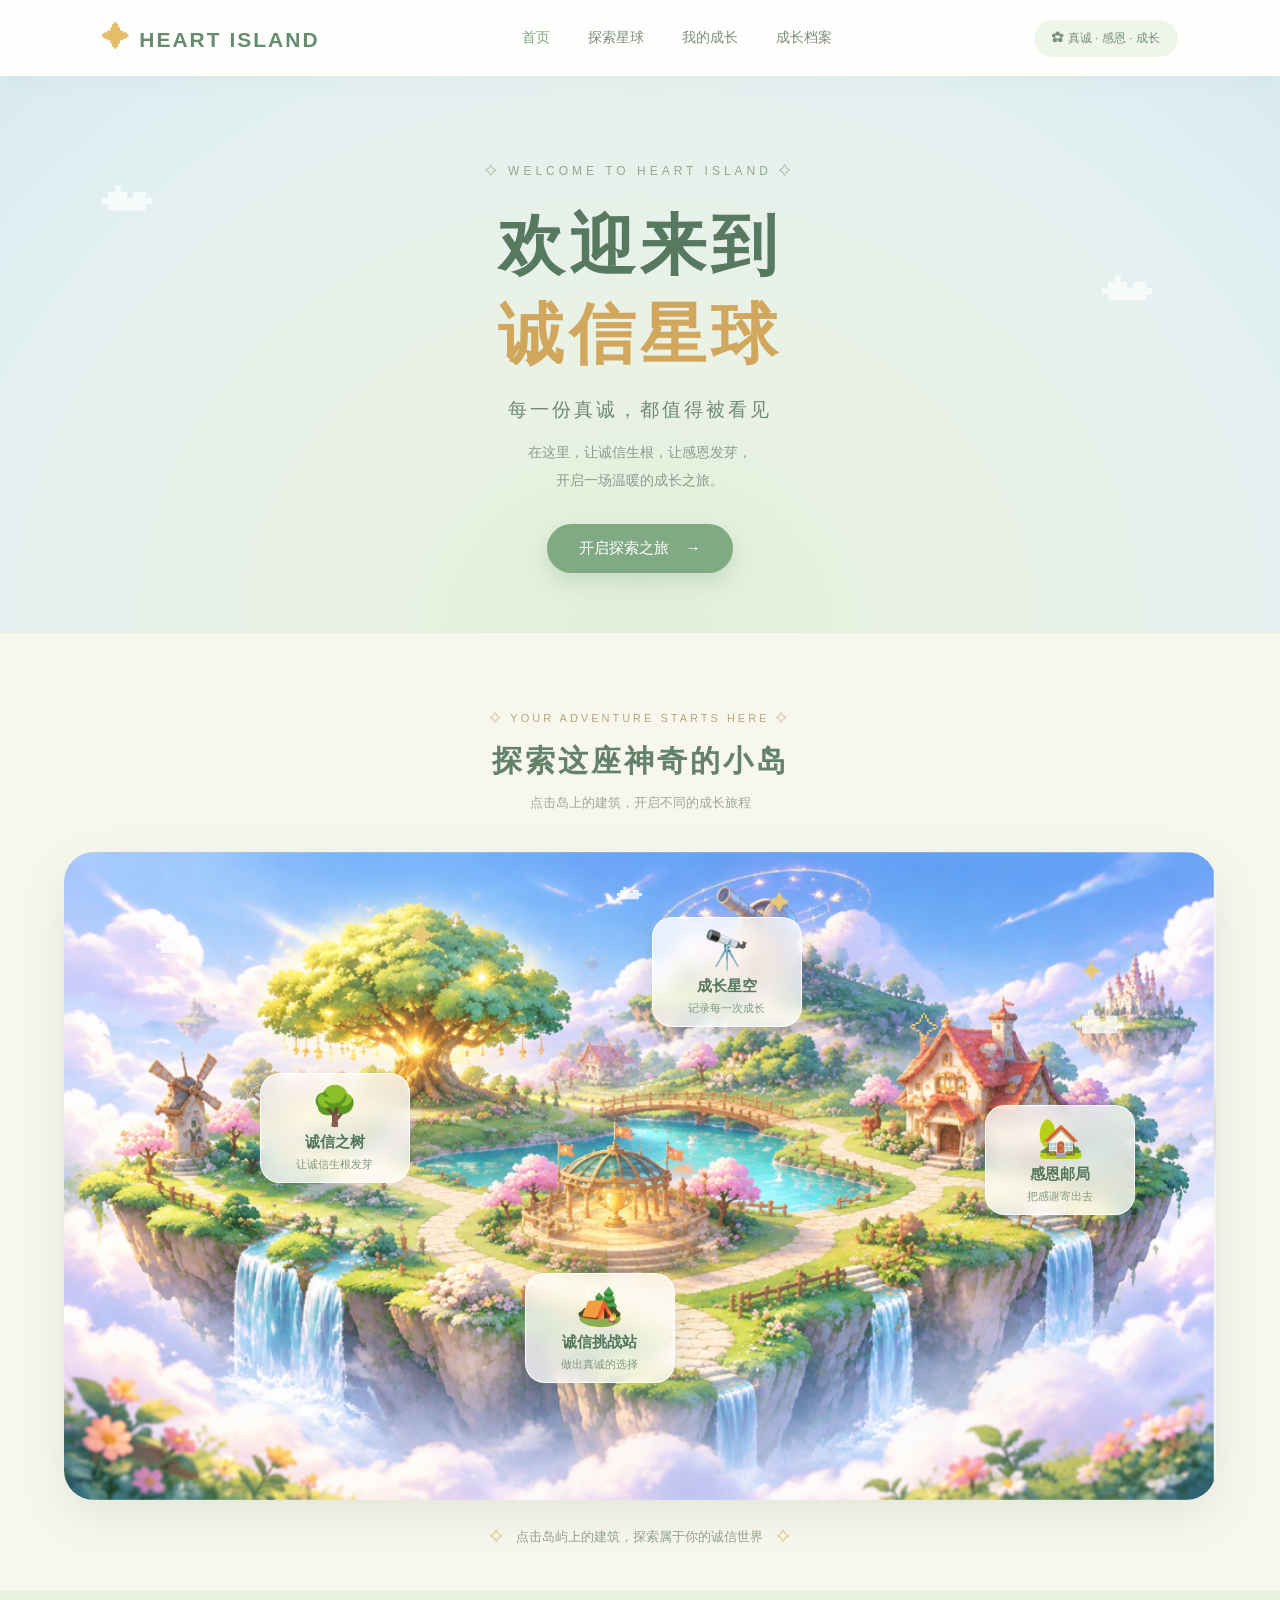
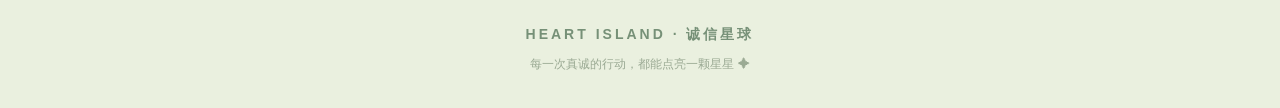
<file: index.html>
<!DOCTYPE html>
<html lang="zh-CN">

<head>
    <meta charset="UTF-8">
    <meta name="viewport" content="width=device-width, initial-scale=1.0">
    <title>诚信星球 · HEART ISLAND</title>
    <link rel="stylesheet" href="css/style.css">
</head>

<body>

    <!-- 顶部导航 -->
    <header class="navbar">
        <div class="logo">
            <span class="logo-icon">✦</span>
            HEART ISLAND
        </div>

        <nav>
            <a href="index.html" class="active">首页</a>
            <a href="#island">探索星球</a>
            <a href="profile.html" id="growthNav">我的成长</a>
            <a href="profile.html">成长档案</a>
        </nav>

        <div class="nav-tag">✿ 真诚 · 感恩 · 成长</div>
    </header>

    <!-- 欢迎区域 -->
    <main>
        <section class="hero">
            <div class="hero-content">
                <span class="welcome-tag">✧ WELCOME TO HEART ISLAND ✧</span>

                <h1>欢迎来到<br>
                    <span>诚信星球</span>
                </h1>

                <p class="hero-subtitle">
                    每一份真诚，都值得被看见
                </p>

                <p class="hero-description">
                    在这里，让诚信生根，让感恩发芽，<br>
                    开启一场温暖的成长之旅。
                </p>

                <button class="explore-btn" id="exploreBtn">
                    开启探索之旅
                    <span>→</span>
                </button>
            </div>
        </section>

        <!-- 童话岛屿 -->
        <section class="island-section" id="island">

            <div class="island-heading">
                <span>✧ YOUR ADVENTURE STARTS HERE ✧</span>
                <h2>探索这座神奇的小岛</h2>
                <p>点击岛上的建筑，开启不同的成长旅程</p>
            </div>

            <div class="island">

                <!-- 云朵 -->
                <div class="cloud cloud-one">☁</div>
                <div class="cloud cloud-two">☁</div>
                <div class="cloud cloud-three">☁</div>

                <!-- 星星 -->
                <div class="star star-one">✦</div>
                <div class="star star-two">✧</div>
                <div class="star star-three">✦</div>
                <div class="star star-four">✧</div>
                <div class="star star-five">✦</div>

                <!-- 岛屿主体 -->
                <div class="island-base">
                    <div class="hill hill-back"></div>
                    <div class="hill hill-left"></div>
                    <div class="hill hill-right"></div>

                    <div class="lake"></div>
                    <div class="island-path"></div>

                    <!-- 装饰花朵 -->
                    <div class="flower flower-one">🌼</div>
                    <div class="flower flower-two">🌷</div>
                    <div class="flower flower-three">🌸</div>
                    <div class="flower flower-four">🌼</div>
                    <div class="flower flower-five">🌷</div>

                    <a href="tree.html" class="place tree-place">
                        <span class="place-emoji">🌳</span>
                        <span class="place-name">诚信之树</span>
                        <span class="place-desc">让诚信生根发芽</span>
                    </a>

                    <a href="post.html" class="place post-place">
                        <span class="place-emoji">🏡</span>
                        <span class="place-name">感恩邮局</span>
                        <span class="place-desc">把感谢寄出去</span>
                    </a>

                    <a href="challenge.html" class="place challenge-place">
                        <span class="place-emoji">🏕️</span>
                        <span class="place-name">诚信挑战站</span>
                        <span class="place-desc">做出真诚的选择</span>
                    </a>

                    <a href="profile.html" class="place star-place">
                        <span class="place-emoji">🔭</span>
                        <span class="place-name">成长星空</span>
                        <span class="place-desc">记录每一次成长</span>
                    </a>


                </div>
            </div>

            <div class="island-tip">
                <span>✧</span>
                点击岛屿上的建筑，探索属于你的诚信世界
                <span>✧</span>
            </div>

        </section>

        <!-- 底部 -->
        <footer>
            <p>HEART ISLAND · 诚信星球</p>
            <span>每一次真诚的行动，都能点亮一颗星星 ✦</span>
        </footer>

    </main>

    <!-- 提示框 -->
    <div class="toast" id="toast"></div>

    <script src="js/main.js"></script>
</body>

</html>
</file>
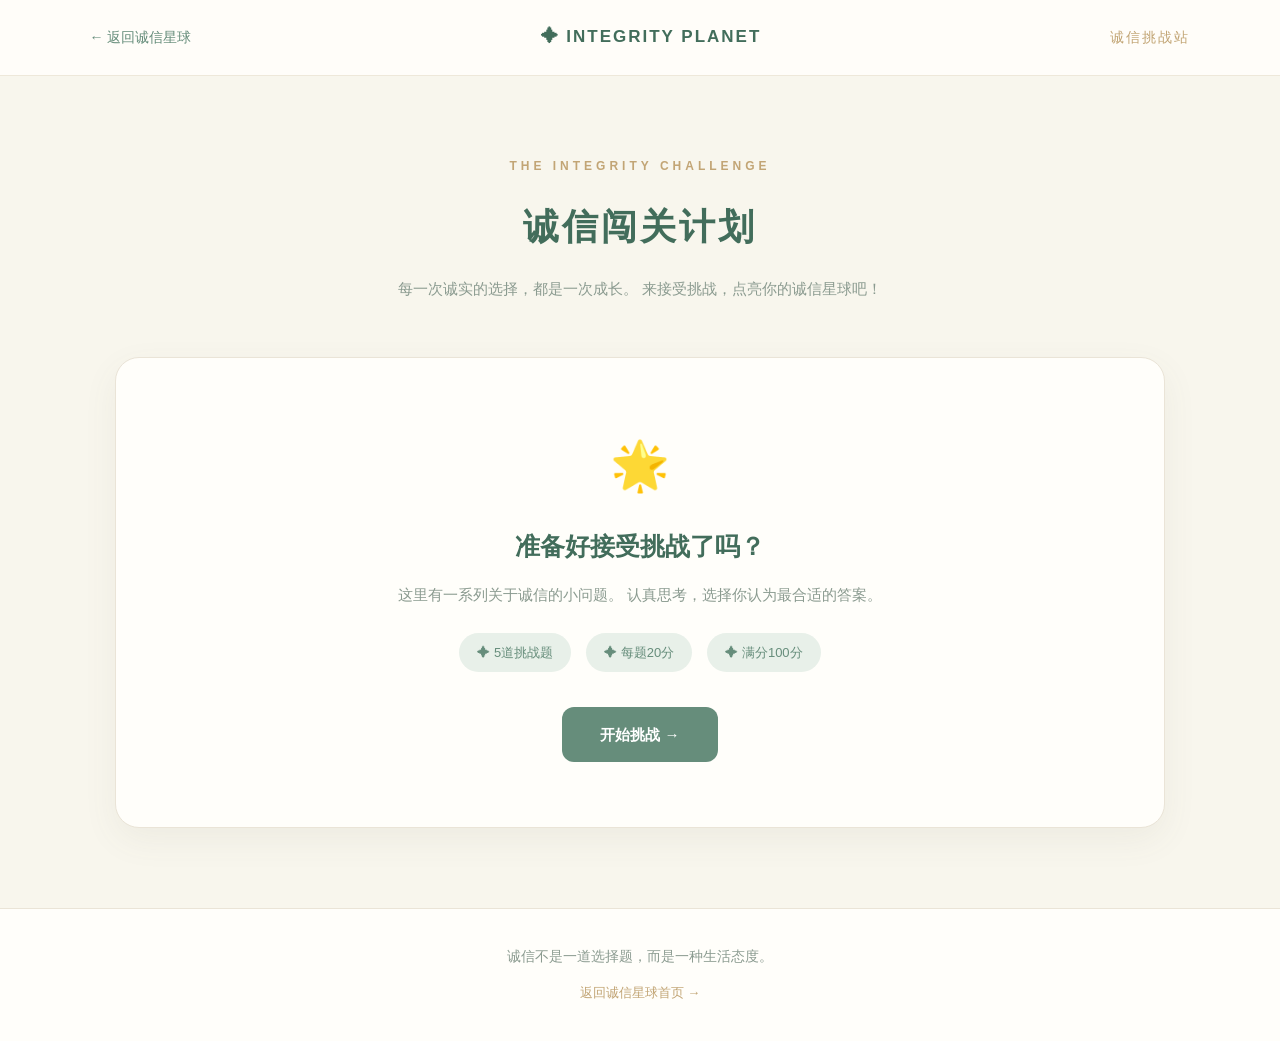
<file: challenge.html>
<!DOCTYPE html>
<html lang="zh-CN">

<head>
    <meta charset="UTF-8">
    <meta name="viewport" content="width=device-width, initial-scale=1.0">
    <title>诚信挑战站 · INTEGRITY CHALLENGE</title>
    <link rel="stylesheet" href="css/challenge.css">
</head>

<body>

    <!-- 顶部导航 -->
    <header class="challenge-navbar">
        <a href="index.html" class="back-home">
            ← 返回诚信星球
        </a>

        <div class="nav-logo">✦ INTEGRITY PLANET</div>

        <div class="nav-label">诚信挑战站</div>
    </header>

    <!-- 页面标题 -->
    <section class="challenge-header">
        <span class="english-title">
            THE INTEGRITY CHALLENGE
        </span>

        <h1>诚信闯关计划</h1>

        <p>
            每一次诚实的选择，都是一次成长。
            来接受挑战，点亮你的诚信星球吧！
        </p>
    </section>

    <!-- 游戏主体 -->
    <main class="challenge-main">

        <!-- 游戏介绍 -->
        <section class="challenge-intro">
            <div class="intro-icon">🌟</div>

            <h2>准备好接受挑战了吗？</h2>

            <p>
                这里有一系列关于诚信的小问题。
                认真思考，选择你认为最合适的答案。
            </p>

            <div class="challenge-info">
                <span>✦ 5道挑战题</span>
                <span>✦ 每题20分</span>
                <span>✦ 满分100分</span>
            </div>

            <button id="startBtn" class="start-btn">
                开始挑战 →
            </button>
        </section>

        <!-- 答题区域 -->
        <section class="quiz-panel" id="quizPanel">

            <div class="quiz-top">
                <span id="questionNumber">第1题 / 共5题</span>
                <span id="score">当前得分：0</span>
            </div>

            <div class="progress-track">
                <div class="progress-bar" id="progressBar"></div>
            </div>

            <div class="question-card">
                <span class="question-tag">INTEGRITY QUIZ</span>

                <h2 id="questionText">
                    题目将在这里显示
                </h2>

                <div class="options-list" id="optionsList">
                    <!-- JavaScript生成选项 -->
                </div>

                <div id="feedback" class="feedback"></div>

                <button id="nextBtn" class="next-btn">
                    下一题 →
                </button>
            </div>

        </section>

        <!-- 成绩结算 -->
        <section class="result-panel" id="resultPanel">

            <div class="result-icon">🏆</div>

            <h2>挑战完成！</h2>

            <p>你的诚信挑战成绩是</p>

            <div class="final-score">
                <strong id="finalScore">0</strong>
                <span> / 100 分</span>
            </div>

            <h3 id="resultMessage"></h3>

            <button id="restartBtn" class="restart-btn">
                再挑战一次 ↻
            </button>

        </section>

    </main>

    <!-- 页脚 -->
    <footer class="challenge-footer">
        <p>诚信不是一道选择题，而是一种生活态度。</p>
        <a href="index.html">返回诚信星球首页 →</a>
    </footer>

    <script src="js/challenge.js"></script>

</body>

</html>
</file>
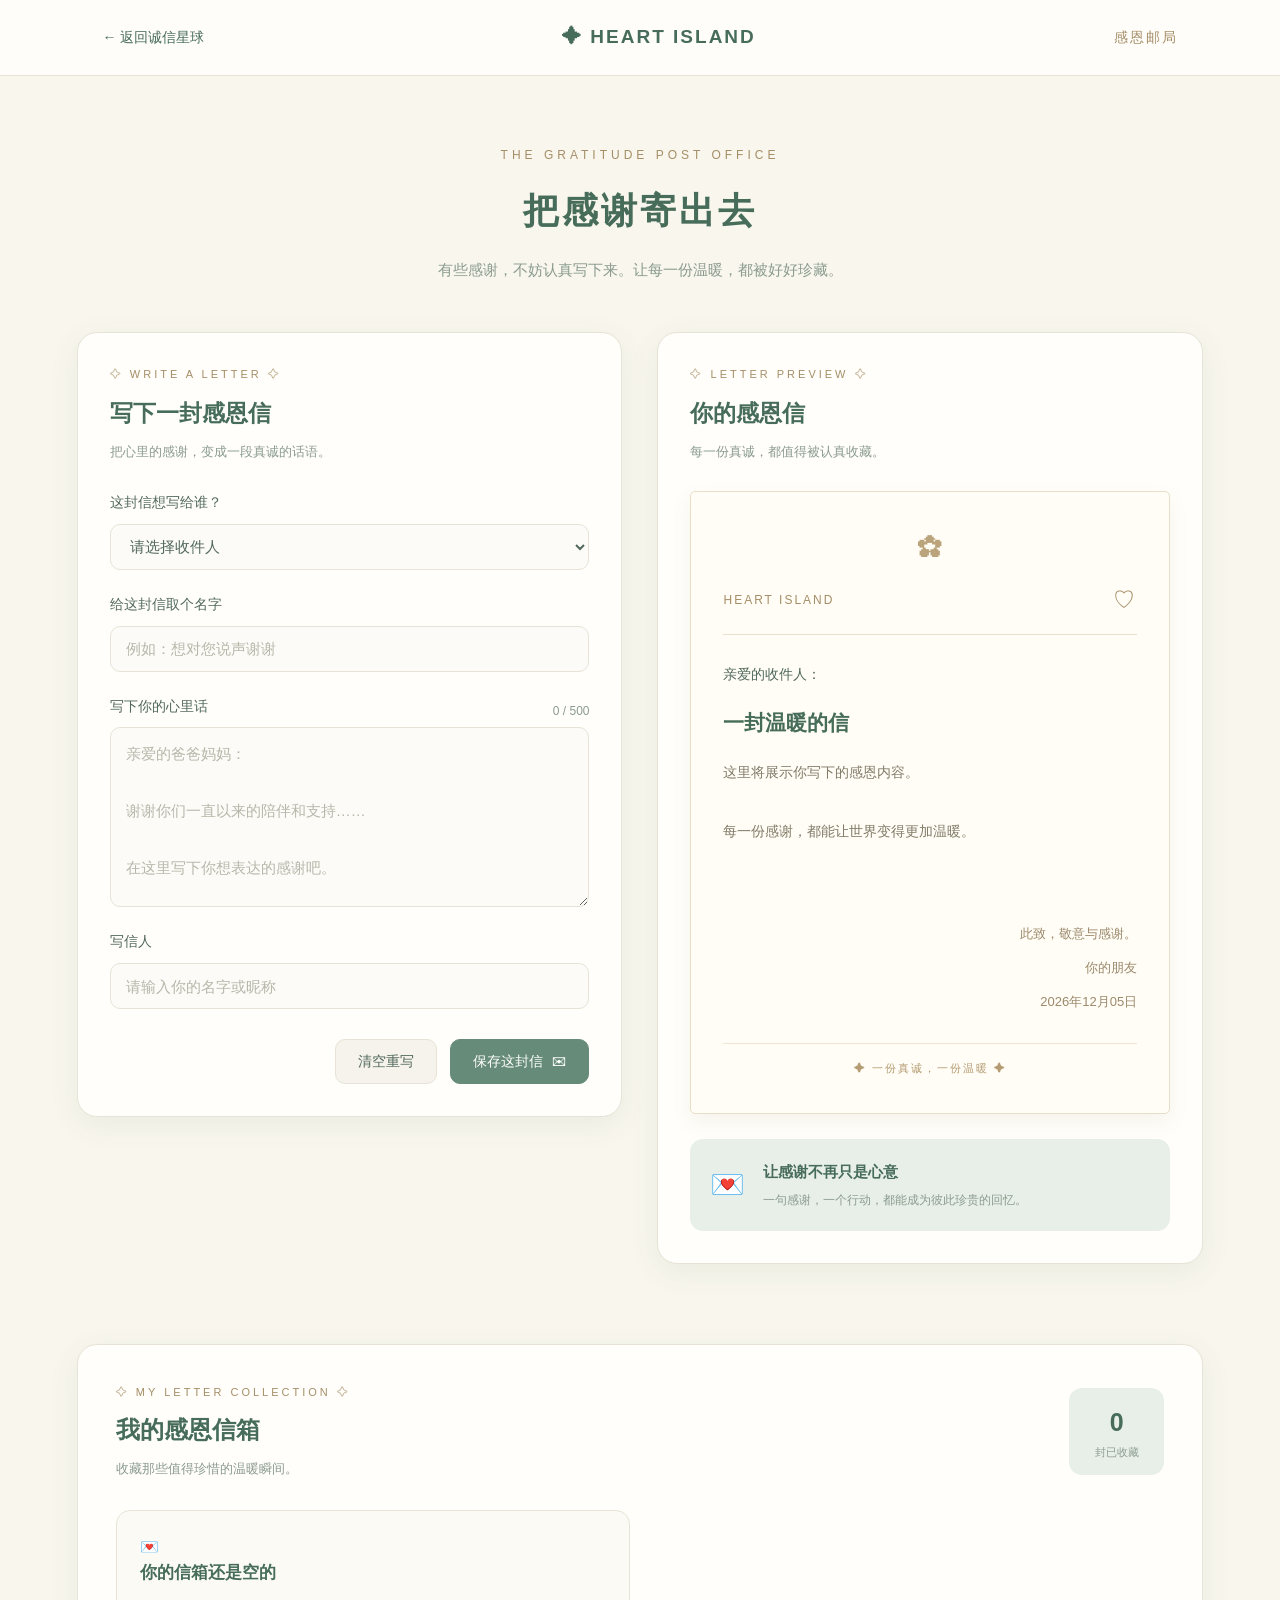
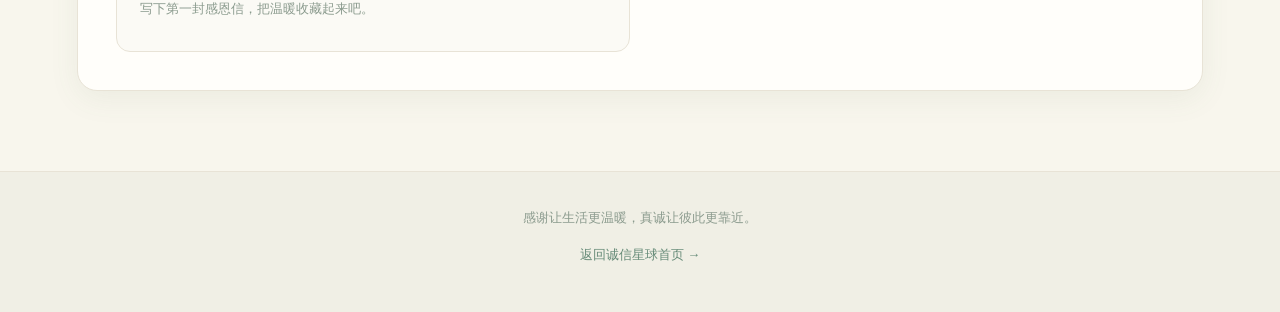
<file: post.html>
<!DOCTYPE html>
<html lang="zh-CN">

<head>
    <meta charset="UTF-8">
    <meta name="viewport" content="width=device-width, initial-scale=1.0">
    <title>感恩邮局 · HEART ISLAND</title>
    <link rel="stylesheet" href="css/post.css">
</head>

<body>

    <!-- 顶部导航 -->
    <header class="post-navbar">
        <a href="index.html" class="back-home">← 返回诚信星球</a>
        <div class="nav-logo">✦ HEART ISLAND</div>
        <div class="nav-label">感恩邮局</div>
    </header>

    <!-- 页面标题 -->
    <section class="post-header">
        <span class="english-title">THE GRATITUDE POST OFFICE</span>
        <h1>把感谢寄出去</h1>
        <p>有些感谢，不妨认真写下来。让每一份温暖，都被好好珍藏。</p>
    </section>

    <!-- 页面主体 -->
    <main class="post-main">

        <!-- 左侧：写信区域 -->
        <section class="write-panel">

            <div class="panel-heading">
                <span>✧ WRITE A LETTER ✧</span>
                <h2>写下一封感恩信</h2>
                <p>把心里的感谢，变成一段真诚的话语。</p>
            </div>

            <form id="letterForm">

                <!-- 收件人 -->
                <div class="form-group">
                    <label for="receiver">这封信想写给谁？</label>
                    <select id="receiver" required>
                        <option value="">请选择收件人</option>
                        <option value="爸爸妈妈">爸爸妈妈</option>
                        <option value="老师">老师</option>
                        <option value="朋友">朋友</option>
                        <option value="同学">同学</option>
                        <option value="其他重要的人">其他重要的人</option>
                    </select>
                </div>

                <!-- 信件标题 -->
                <div class="form-group">
                    <label for="letterTitle">给这封信取个名字</label>
                    <input type="text" id="letterTitle" placeholder="例如：想对您说声谢谢" maxlength="30" required>
                </div>

                <!-- 信件内容 -->
                <div class="form-group">
                    <div class="label-row">
                        <label for="letterContent">写下你的心里话</label>
                        <span id="wordCount">0 / 500</span>
                    </div>

                    <textarea id="letterContent" placeholder="亲爱的爸爸妈妈：

谢谢你们一直以来的陪伴和支持……

在这里写下你想表达的感谢吧。" maxlength="500" required></textarea>
                </div>

                <!-- 落款 -->
                <div class="form-group">
                    <label for="sender">写信人</label>
                    <input type="text" id="sender" placeholder="请输入你的名字或昵称" maxlength="20" required>
                </div>

                <!-- 操作按钮 -->
                <div class="form-actions">
                    <button type="button" class="reset-btn" id="resetBtn">
                        清空重写
                    </button>

                    <button type="submit" class="save-btn">
                        保存这封信
                        <span>✉</span>
                    </button>
                </div>

            </form>
        </section>

        <!-- 右侧：信件预览 -->
        <section class="preview-panel">

            <div class="panel-heading">
                <span>✧ LETTER PREVIEW ✧</span>
                <h2>你的感恩信</h2>
                <p>每一份真诚，都值得被认真收藏。</p>
            </div>

            <!-- 信纸 -->
            <div class="letter-paper">

                <div class="paper-decoration">✿</div>

                <div class="paper-top">
                    <span>HEART ISLAND</span>
                    <span>♡</span>
                </div>

                <div class="paper-line"></div>

                <p class="preview-receiver" id="previewReceiver">
                    亲爱的收件人：
                </p>

                <h3 id="previewTitle">一封温暖的信</h3>

                <div class="preview-content" id="previewContent">
                    这里将展示你写下的感恩内容。
                    每一份感谢，都能让世界变得更加温暖。
                </div>

                <div class="preview-signature">
                    <p>此致，敬意与感谢。</p>
                    <span id="previewSender">你的朋友</span>
                    <span id="previewDate">----年--月--日</span>
                </div>

                <div class="paper-bottom">
                    ✦ 一份真诚，一份温暖 ✦
                </div>

            </div>

            <!-- 温馨提示 -->
            <div class="warm-reminder">
                <span>💌</span>
                <div>
                    <h3>让感谢不再只是心意</h3>
                    <p>一句感谢，一个行动，都能成为彼此珍贵的回忆。</p>
                </div>
            </div>

        </section>

    </main>

    <!-- 已保存的信件 -->
    <section class="saved-section">

        <div class="saved-heading">

            <div>
                <span>✧ MY LETTER COLLECTION ✧</span>
                <h2>我的感恩信箱</h2>
                <p>收藏那些值得珍惜的温暖瞬间。</p>
            </div>

            <div class="letter-total">
                <strong id="letterTotal">0</strong>
                <span>封已收藏</span>
            </div>

        </div>

        <div class="letter-list" id="letterList">
            <!-- JavaScript 动态生成信件 -->
        </div>

    </section>

    <!-- 底部 -->
    <footer class="post-footer">
        <p>感谢让生活更温暖，真诚让彼此更靠近。</p>
        <a href="index.html">返回诚信星球首页 →</a>
    </footer>

    <!-- 操作提示 -->
    <div class="post-toast" id="postToast" role="status" aria-live="polite">
        💌 信件已成功收藏！
    </div>

    <!-- 信件查看弹窗 -->
    <div class="letter-modal" id="letterModal" aria-hidden="true">

        <div class="modal-content">

            <button type="button" class="modal-close" id="modalClose" aria-label="关闭">×</button>

            <div class="modal-paper">

                <span class="modal-label">MY PRECIOUS LETTER</span>

                <h2 id="modalTitle"></h2>

                <p id="modalReceiver"></p>

                <div class="modal-body" id="modalBody"></div>

                <div class="modal-signature">
                    <p id="modalSender"></p>
                    <p id="modalDate"></p>
                </div>

            </div>

        </div>

    </div>

    <script src="js/post.js"></script>

</body>

</html>
</file>
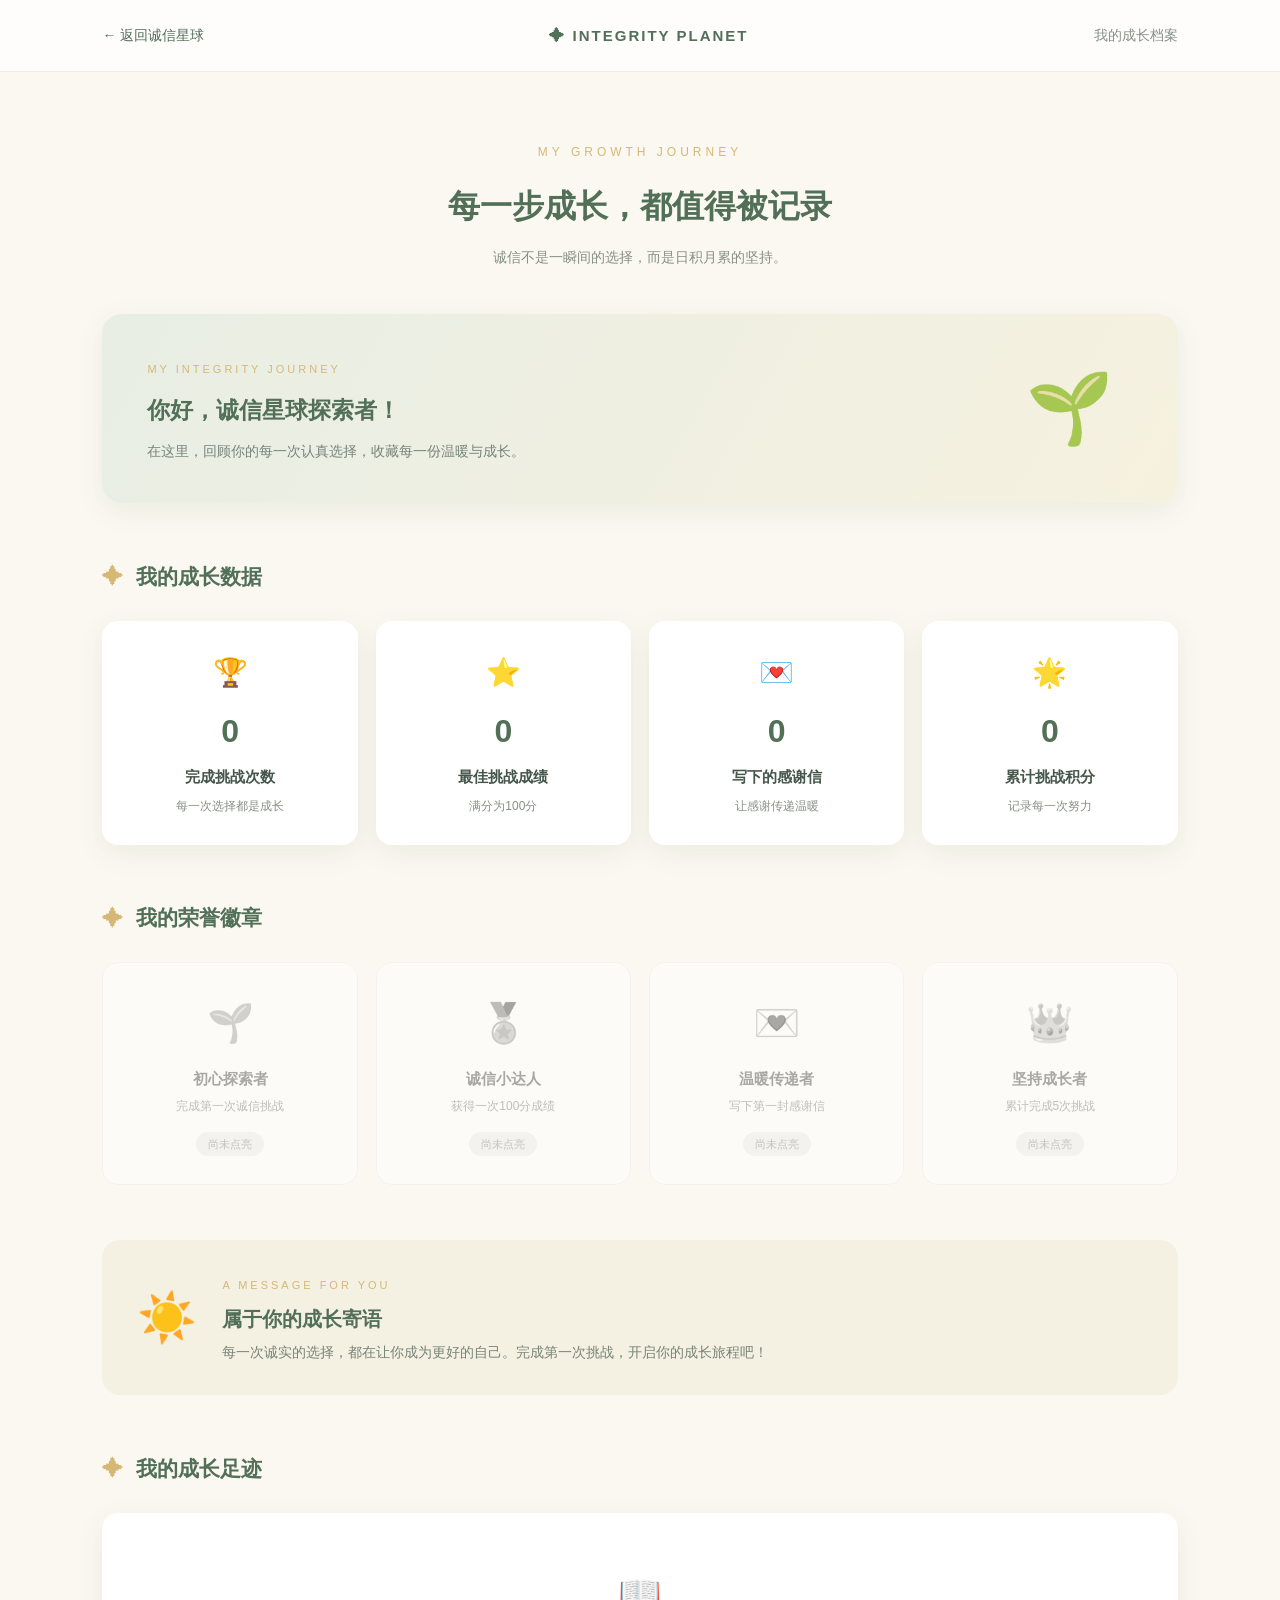
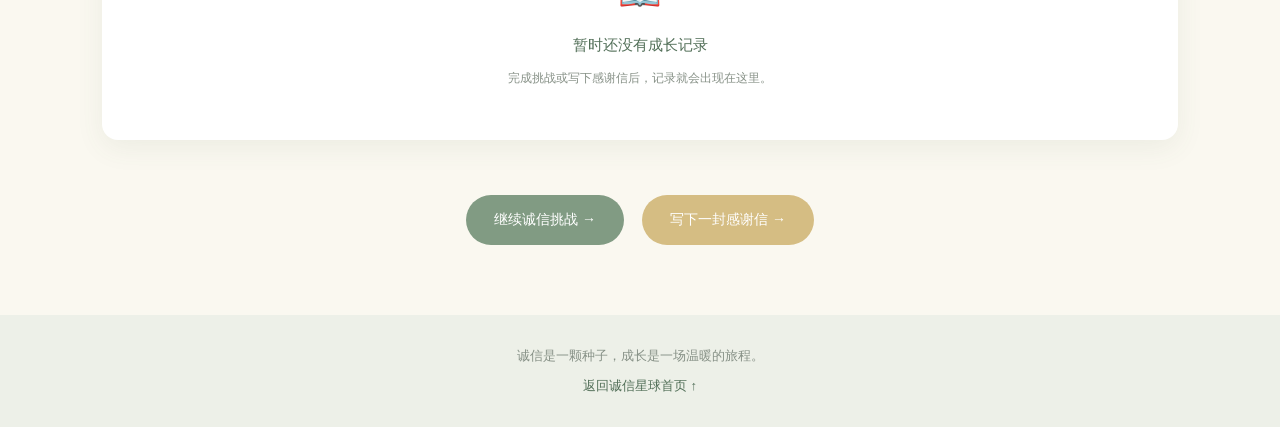
<file: profile.html>
<!DOCTYPE html>
<html lang="zh-CN">

<head>
    <meta charset="UTF-8">
    <meta name="viewport" content="width=device-width, initial-scale=1.0">
    <title>成长档案 · INTEGRITY PLANET</title>
    <link rel="stylesheet" href="css/profile.css">
</head>

<body>

    <!-- 顶部导航 -->
    <header class="profile-navbar">
        <a href="index.html" class="back-home">← 返回诚信星球</a>
        <div class="nav-logo">✦ INTEGRITY PLANET</div>
        <div class="nav-label">我的成长档案</div>
    </header>

    <!-- 页面标题 -->
    <section class="profile-header">
        <span class="english-title">MY GROWTH JOURNEY</span>
        <h1>每一步成长，都值得被记录</h1>
        <p>诚信不是一瞬间的选择，而是日积月累的坚持。</p>
    </section>

    <main class="profile-main">

        <!-- 欢迎卡片 -->
        <section class="welcome-card">
            <div class="welcome-text">
                <span class="welcome-tag">MY INTEGRITY JOURNEY</span>
                <h2>你好，诚信星球探索者！</h2>
                <p>在这里，回顾你的每一次认真选择，收藏每一份温暖与成长。</p>
            </div>
            <div class="welcome-decoration">🌱</div>
        </section>

        <!-- 数据统计 -->
        <section class="section-block">
            <div class="section-heading">
                <span>✦</span>
                <h2>我的成长数据</h2>
            </div>

            <div class="stats-grid">

                <div class="stat-card">
                    <div class="stat-icon">🏆</div>
                    <div class="stat-number" id="challengeCount">0</div>
                    <div class="stat-title">完成挑战次数</div>
                    <p>每一次选择都是成长</p>
                </div>

                <div class="stat-card">
                    <div class="stat-icon">⭐</div>
                    <div class="stat-number" id="bestScore">0</div>
                    <div class="stat-title">最佳挑战成绩</div>
                    <p>满分为100分</p>
                </div>

                <div class="stat-card">
                    <div class="stat-icon">💌</div>
                    <div class="stat-number" id="letterCount">0</div>
                    <div class="stat-title">写下的感谢信</div>
                    <p>让感谢传递温暖</p>
                </div>

                <div class="stat-card">
                    <div class="stat-icon">🌟</div>
                    <div class="stat-number" id="totalScore">0</div>
                    <div class="stat-title">累计挑战积分</div>
                    <p>记录每一次努力</p>
                </div>

            </div>
        </section>

        <!-- 荣誉徽章 -->
        <section class="section-block">
            <div class="section-heading">
                <span>✦</span>
                <h2>我的荣誉徽章</h2>
            </div>

            <div class="badge-grid">

                <div class="badge-card" id="badgeStarter">
                    <div class="badge-icon">🌱</div>
                    <h3>初心探索者</h3>
                    <p>完成第一次诚信挑战</p>
                    <span class="badge-status">尚未点亮</span>
                </div>

                <div class="badge-card" id="badgePerfect">
                    <div class="badge-icon">🏅</div>
                    <h3>诚信小达人</h3>
                    <p>获得一次100分成绩</p>
                    <span class="badge-status">尚未点亮</span>
                </div>

                <div class="badge-card" id="badgeWriter">
                    <div class="badge-icon">💌</div>
                    <h3>温暖传递者</h3>
                    <p>写下第一封感谢信</p>
                    <span class="badge-status">尚未点亮</span>
                </div>

                <div class="badge-card" id="badgeMaster">
                    <div class="badge-icon">👑</div>
                    <h3>坚持成长者</h3>
                    <p>累计完成5次挑战</p>
                    <span class="badge-status">尚未点亮</span>
                </div>

            </div>
        </section>

        <!-- 成长寄语 -->
        <section class="message-card">
            <div class="message-icon">☀️</div>
            <div>
                <span class="message-tag">A MESSAGE FOR YOU</span>
                <h2>属于你的成长寄语</h2>
                <p id="growthMessage">
                    每一次诚实的选择，都在让你成为更好的自己。
                    继续前进吧，诚信星球的探索者！
                </p>
            </div>
        </section>

        <!-- 成长记录 -->
        <section class="section-block">
            <div class="section-heading">
                <span>✦</span>
                <h2>我的成长足迹</h2>
            </div>

            <div class="record-card" id="recordList">
                <div class="empty-record">
                    <span>📖</span>
                    <p>暂时还没有成长记录</p>
                    <small>完成挑战或写下感谢信后，记录就会出现在这里。</small>
                </div>
            </div>
        </section>

        <!-- 操作按钮 -->
        <section class="profile-actions">
            <a href="challenge.html" class="action-btn">继续诚信挑战 →</a>
            <a href="post.html" class="action-btn secondary-btn">写下一封感谢信 →</a>
        </section>

    </main>

    <footer class="profile-footer">
        <p>诚信是一颗种子，成长是一场温暖的旅程。</p>
        <a href="index.html">返回诚信星球首页 ↑</a>
    </footer>

    <script src="js/profile.js"></script>

</body>

</html>
</file>
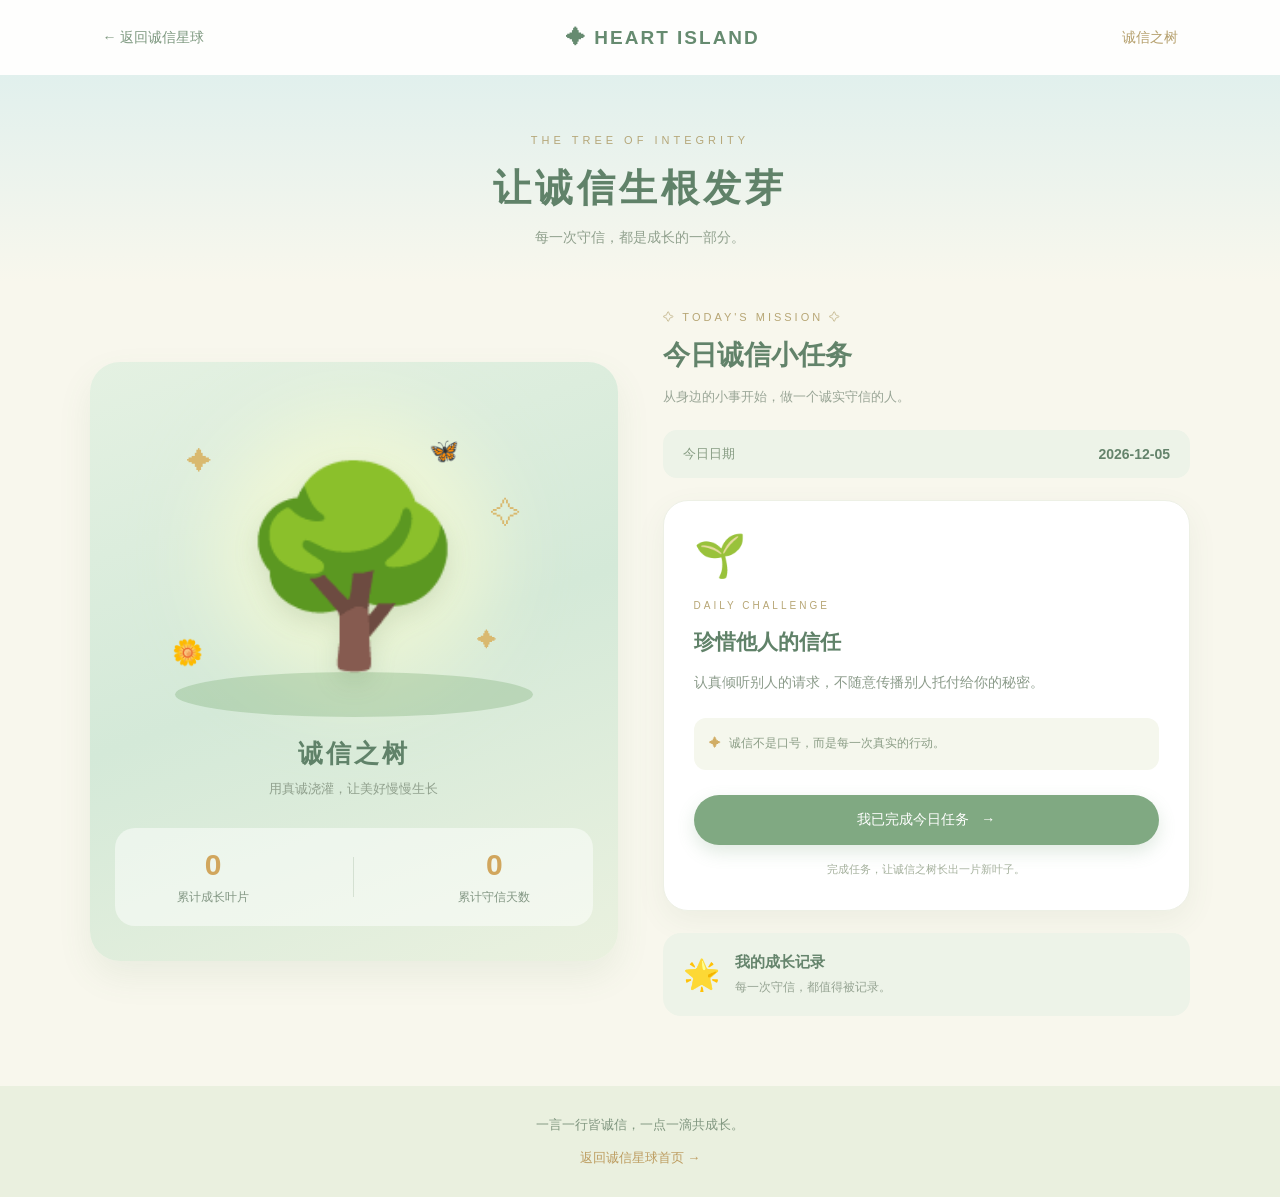
<file: tree.html>
<!DOCTYPE html>
<html lang="zh-CN">

<head>
    <meta charset="UTF-8">
    <meta name="viewport" content="width=device-width, initial-scale=1.0">
    <title>诚信之树 · HEART ISLAND</title>
    <link rel="stylesheet" href="css/tree.css">
</head>

<body>

    <!-- 顶部导航 -->
    <header class="tree-navbar">
        <a href="index.html" class="back-home">← 返回诚信星球</a>
        <div class="nav-logo">✦ HEART ISLAND</div>
        <div class="nav-label">诚信之树</div>
    </header>

    <!-- 页面标题 -->
    <section class="tree-header">
        <span class="english-title">THE TREE OF INTEGRITY</span>
        <h1>让诚信生根发芽</h1>
        <p>每一次守信，都是成长的一部分。</p>
    </section>

    <!-- 主体区域 -->
    <main class="tree-main">

        <!-- 左侧：诚信之树 -->
        <section class="tree-visual">

            <div class="tree-glow"></div>

            <div class="tree-art">
                <div class="tree-crown">🌳</div>
                <div class="tree-ground"></div>
                <div class="tree-decoration decoration-one">✦</div>
                <div class="tree-decoration decoration-two">✧</div>
                <div class="tree-decoration decoration-three">✦</div>
                <div class="tree-decoration decoration-four">🌼</div>
                <div class="tree-decoration decoration-five">🦋</div>

                <!-- 成长叶片 -->
                <div class="leaf-container" id="leafContainer"></div>
            </div>

            <div class="tree-caption">
                <h2>诚信之树</h2>
                <p>用真诚浇灌，让美好慢慢生长</p>
            </div>

            <div class="growth-stats">
                <div class="stat-item">
                    <span class="stat-number" id="totalLeaves">0</span>
                    <span class="stat-label">累计成长叶片</span>
                </div>

                <div class="stat-divider"></div>

                <div class="stat-item">
                    <span class="stat-number" id="totalDays">0</span>
                    <span class="stat-label">累计守信天数</span>
                </div>
            </div>

        </section>

        <!-- 右侧：每日任务 -->
        <section class="task-panel">

            <div class="task-heading">
                <span>✧ TODAY'S MISSION ✧</span>
                <h2>今日诚信小任务</h2>
                <p>从身边的小事开始，做一个诚实守信的人。</p>
            </div>

            <div class="date-card">
                <span>今日日期</span>
                <strong id="todayDate">----</strong>
            </div>

            <div class="mission-card">

                <div class="mission-icon">🌱</div>

                <span class="mission-tag">DAILY CHALLENGE</span>

                <h3 id="taskTitle">今日任务</h3>

                <p id="taskDescription">
                    正在为你准备今日任务……
                </p>

                <div class="mission-reminder">
                    <span>✦</span>
                    诚信不是口号，而是每一次真实的行动。
                </div>

                <button class="complete-btn" id="completeBtn">
                    我已完成今日任务
                    <span>→</span>
                </button>

                <p class="complete-hint" id="completeHint">
                    完成任务，让诚信之树长出一片新叶子。
                </p>

            </div>

            <!-- 成长记录 -->
            <div class="record-card">
                <div class="record-icon">🌟</div>
                <div>
                    <h3>我的成长记录</h3>
                    <p id="recordText">每一次守信，都值得被记录。</p>
                </div>
            </div>

        </section>

    </main>

    <!-- 底部 -->
    <footer class="tree-footer">
        <p>一言一行皆诚信，一点一滴共成长。</p>
        <a href="index.html">返回诚信星球首页 →</a>
    </footer>

    <!-- 完成任务提示 -->
    <div class="success-toast" id="successToast">
        <span>🌟</span>
        <strong>太棒了！诚信之树又长出一片新叶子！</strong>
    </div>

    <script src="js/tree.js"></script>

</body>

</html>
</file>
<file: css/style.css>
/* =========================
   1. 全局设置
========================= */

* {
    margin: 0;
    padding: 0;
    box-sizing: border-box;
}

html {
    scroll-behavior: smooth;
}

body {
    font-family: "Microsoft YaHei", sans-serif;
    background: #f8f7ed;
    color: #526c59;
    overflow-x: hidden;
}

button {
    font-family: inherit;
    cursor: pointer;
    border: none;
}

/* =========================
   2. 顶部导航
========================= */

.navbar {
    width: 100%;
    height: 76px;
    padding: 0 8%;
    display: flex;
    justify-content: space-between;
    align-items: center;
    background: rgba(255, 255, 255, 0.88);
    position: relative;
    z-index: 20;
    box-shadow: 0 3px 20px rgba(100, 130, 100, 0.06);
}

.logo {
    font-size: 21px;
    font-weight: bold;
    letter-spacing: 2px;
    color: #668c70;
}

.logo-icon {
    color: #e5bd68;
    font-size: 27px;
}

.navbar nav {
    display: flex;
    gap: 38px;
}

.navbar nav a {
    text-decoration: none;
    color: #7b8d7d;
    font-size: 14px;
    transition: 0.3s;
}

.navbar nav a:hover,
.navbar nav a.active {
    color: #75a67c;
}

.nav-tag {
    background: #f0f5e9;
    color: #759277;
    padding: 10px 18px;
    border-radius: 30px;
    font-size: 12px;
}

/* =========================
   3. 欢迎区域
========================= */

.hero {
    min-height: 500px;
    padding: 85px 10% 60px;
    text-align: center;
    background:
        radial-gradient(ellipse at 50% 100%,
            #e0efd9 0%,
            #eaf2e4 35%,
            #e4f0f1 75%,
            #d9ebf1 100%);
    position: relative;
    overflow: hidden;
}

.hero::before,
.hero::after {
    content: "☁";
    position: absolute;
    font-size: 100px;
    color: rgba(255, 255, 255, 0.65);
    animation: cloudMove 18s ease-in-out infinite alternate;
}

.hero::before {
    left: 8%;
    top: 80px;
}

.hero::after {
    right: 10%;
    top: 170px;
    animation-delay: -8s;
}

.hero-content {
    position: relative;
    z-index: 2;
}

.welcome-tag {
    font-size: 12px;
    letter-spacing: 4px;
    color: #91a991;
}

.hero h1 {
    margin-top: 22px;
    font-size: clamp(42px, 6vw, 66px);
    line-height: 1.35;
    color: #56795f;
    letter-spacing: 5px;
}

.hero h1 span {
    color: #d1a75d;
}

.hero-subtitle {
    margin-top: 18px;
    font-size: 19px;
    color: #708b75;
    letter-spacing: 3px;
}

.hero-description {
    margin-top: 15px;
    color: #8a9d8c;
    font-size: 14px;
    line-height: 2;
}

.explore-btn {
    margin-top: 30px;
    padding: 15px 32px;
    border-radius: 40px;
    background: #80aa83;
    color: white;
    font-size: 15px;
    box-shadow: 0 8px 20px rgba(105, 155, 110, 0.25);
    transition: 0.3s;
}

.explore-btn:hover {
    transform: translateY(-4px);
    background: #6c9b73;
    box-shadow: 0 12px 25px rgba(105, 155, 110, 0.3);
}

.explore-btn span {
    margin-left: 12px;
}

/* =========================
   4. 岛屿标题
========================= */

.island-section {
    padding: 75px 5% 45px;
    text-align: center;
    background: #f8f7ed;
}

.island-heading span {
    font-size: 11px;
    letter-spacing: 3px;
    color: #b3a67d;
}

.island-heading h2 {
    margin-top: 15px;
    font-size: 30px;
    color: #64816a;
    letter-spacing: 3px;
}

.island-heading p {
    margin-top: 12px;
    font-size: 13px;
    color: #9ba898;
}

/* =========================
   5. 岛屿主体
========================= */

.island {
    width: min(100%, 1050px);
    height: 560px;
    margin: 40px auto 0;
    position: relative;
    overflow: hidden;
    border-radius: 35px;
    background: linear-gradient(180deg,
            #d9edf1 0%,
            #e8f1e8 72%,
            #e4efdb 100%);
}

/* 云朵 */

.cloud {
    position: absolute;
    color: white;
    font-size: 75px;
    opacity: 0.8;
    animation: cloudMove 12s ease-in-out infinite alternate;
    z-index: 2;
}

.cloud-one {
    top: 60px;
    left: 8%;
}

.cloud-two {
    top: 130px;
    right: 8%;
    font-size: 95px;
    animation-delay: -5s;
}

.cloud-three {
    top: 20px;
    left: 48%;
    font-size: 50px;
    animation-delay: -3s;
}

/* 星星 */

.star {
    position: absolute;
    color: #e8c879;
    z-index: 3;
    animation: twinkle 2s ease-in-out infinite alternate;
}

.star-one {
    top: 70px;
    left: 30%;
    font-size: 25px;
}

.star-two {
    top: 160px;
    right: 24%;
    font-size: 30px;
    animation-delay: 0.5s;
}

.star-three {
    top: 40px;
    right: 37%;
    font-size: 20px;
    animation-delay: 1s;
}

.star-four {
    top: 220px;
    left: 15%;
    font-size: 25px;
    animation-delay: 0.8s;
}

.star-five {
    top: 110px;
    right: 10%;
    font-size: 18px;
}

/* 岛屿地面 */

.island-base {
    position: absolute;
    width: 86%;
    height: 410px;
    left: 7%;
    bottom: -45px;
    border-radius: 48% 48% 30% 30%;
    background: #a9cf9d;
    box-shadow: inset 0 18px 30px rgba(255, 255, 255, 0.25);
}

/* 后方山丘 */

.hill {
    position: absolute;
    border-radius: 50%;
}

.hill-back {
    width: 65%;
    height: 200px;
    top: -65px;
    left: 18%;
    background: #b9d8a9;
}

.hill-left {
    width: 65%;
    height: 230px;
    top: 45px;
    left: -22%;
    background: #94c58e;
}

.hill-right {
    width: 65%;
    height: 230px;
    top: 35px;
    right: -20%;
    background: #9bc991;
}

/* 小湖 */

.lake {
    position: absolute;
    width: 33%;
    height: 75px;
    left: 34%;
    bottom: 50px;
    background: #a9d9df;
    border-radius: 50%;
    transform: rotate(-8deg);
    box-shadow: inset 0 5px 15px rgba(255, 255, 255, 0.6);
}

/* 小路 */

.island-path {
    position: absolute;
    width: 55%;
    height: 115px;
    left: 22%;
    bottom: 10px;
    border-radius: 50%;
    background: #e8dbb8;
    transform: rotate(-8deg);
    opacity: 0.8;
}

/* 花朵 */

.flower {
    position: absolute;
    z-index: 4;
    font-size: 25px;
    animation: flowerSway 3s ease-in-out infinite alternate;
}

.flower-one {
    left: 8%;
    top: 42%;
}

.flower-two {
    left: 25%;
    bottom: 22%;
}

.flower-three {
    right: 12%;
    top: 38%;
}

.flower-four {
    right: 28%;
    bottom: 17%;
}

.flower-five {
    left: 48%;
    top: 28%;
}

/* =========================
   6. 四个场景入口
========================= */

.place {
    position: absolute;
    z-index: 8;
    width: 160px;
    min-height: 145px;
    background: rgba(255, 255, 255, 0.73);
    border: 2px solid rgba(255, 255, 255, 0.8);
    border-radius: 25px;
    padding: 12px 8px;
    display: flex;
    flex-direction: column;
    align-items: center;
    justify-content: center;
    gap: 5px;
    box-shadow: 0 8px 25px rgba(86, 125, 83, 0.12);
    backdrop-filter: blur(6px);
    transition: transform 0.3s, box-shadow 0.3s;
}

.place:hover {
    transform: translateY(-12px) scale(1.06);
    box-shadow: 0 15px 30px rgba(86, 125, 83, 0.2);
    background: rgba(255, 255, 255, 0.95);
}

.place-emoji {
    font-size: 48px;
}

.place-name {
    color: #58765d;
    font-weight: bold;
    font-size: 16px;
}

.place-desc {
    color: #91a18e;
    font-size: 11px;
}

/* 四个入口的位置 */

.tree-place {
    top: 40px;
    left: 12%;
}

.post-place {
    top: 35px;
    right: 12%;
}

.challenge-place {
    top: 215px;
    left: 29%;
}

.star-place {
    top: 210px;
    right: 25%;
}

/* =========================
   7. 岛屿提示与页脚
========================= */

.island-tip {
    margin: 28px auto 0;
    font-size: 13px;
    color: #91a38d;
}

.island-tip span {
    color: #d3b46c;
    padding: 0 10px;
}

footer {
    padding: 35px 20px;
    text-align: center;
    background: #eaf0df;
    color: #769077;
}

footer p {
    font-size: 14px;
    letter-spacing: 3px;
    font-weight: bold;
}

footer span {
    display: block;
    margin-top: 12px;
    font-size: 12px;
    color: #9baa94;
}

/* =========================
   8. 提示框
========================= */

.toast {
    position: fixed;
    left: 50%;
    bottom: 40px;
    transform: translate(-50%, 30px);
    background: rgba(80, 111, 83, 0.95);
    color: white;
    padding: 14px 25px;
    border-radius: 30px;
    font-size: 13px;
    opacity: 0;
    pointer-events: none;
    transition: 0.3s;
    z-index: 100;
}

.toast.show {
    opacity: 1;
    transform: translate(-50%, 0);
}

/* =========================
   9. 动画
========================= */

@keyframes cloudMove {
    from {
        transform: translateX(-10px);
    }

    to {
        transform: translateX(25px);
    }
}

@keyframes twinkle {
    from {
        opacity: 0.4;
        transform: scale(0.8);
    }

    to {
        opacity: 1;
        transform: scale(1.2);
    }
}

@keyframes flowerSway {
    from {
        transform: rotate(-5deg);
    }

    to {
        transform: rotate(5deg);
    }
}

/* =========================
   10. 手机端适配
========================= */

@media (max-width: 700px) {

    .navbar {
        padding: 0 5%;
        height: 65px;
    }

    .logo {
        font-size: 15px;
    }

    .navbar nav {
        gap: 12px;
    }

    .navbar nav a {
        font-size: 11px;
    }

    .nav-tag {
        display: none;
    }

    .hero {
        padding: 65px 5%;
        min-height: 440px;
    }

    .hero h1 {
        font-size: 43px;
    }

    .island-section {
        padding: 55px 3%;
    }

    .island-heading h2 {
        font-size: 23px;
    }

    .island {
        height: 480px;
    }

    .island-base {
        width: 96%;
        left: 2%;
        height: 350px;
    }

    .place {
        width: 125px;
        min-height: 120px;
        padding: 8px 5px;
    }

    .place-emoji {
        font-size: 35px;
    }

    .place-name {
        font-size: 13px;
    }

    .place-desc {
        font-size: 10px;
    }

    .tree-place {
        left: 2%;
        top: 45px;
    }

    .post-place {
        right: 2%;
        top: 45px;
    }

    .challenge-place {
        left: 3%;
        top: 200px;
    }

    .star-place {
        right: 3%;
        top: 200px;
    }
}

/* 尊重系统的减少动态效果设置 */

@media (prefers-reduced-motion: reduce) {

    *,
    *::before,
    *::after {
        animation: none !important;
        scroll-behavior: auto !important;
        transition: none !important;
    }
}

/* =================================
   11. 原创童话岛屿背景升级
================================= */

/* 岛屿背景图片 */
.island {
    width: min(100%, 1200px);
    height: auto;
    aspect-ratio: 16 / 9;
    margin: 40px auto 0;
    position: relative;
    overflow: hidden;
    border-radius: 30px;

    background-image: url("../assets/images/island.png");
    background-size: cover;
    background-position: center;
    background-repeat: no-repeat;

    box-shadow: 0 15px 45px rgba(86, 125, 83, 0.13);
}

/* 取消原来 CSS 绘制的岛屿地形 */
.island-base {
    position: absolute;
    inset: 0;
    width: 100%;
    height: 100%;
    left: 0;
    bottom: 0;

    background: transparent;
    border-radius: 0;
    box-shadow: none;
}

/* 隐藏旧版岛屿装饰 */
.hill,
.lake,
.island-path,
.flower {
    display: none;
}

/* 原有云朵和星星继续保留 */
.cloud,
.star {
    z-index: 3;
    pointer-events: none;
}

/* =================================
   12. 四个场景入口重新定位
================================= */

.place {
    position: absolute;
    z-index: 8;

    width: 150px;
    min-height: 105px;

    padding: 10px 8px;
    border-radius: 20px;

    background: rgba(255, 255, 255, 0.76);
    border: 1px solid rgba(255, 255, 255, 0.95);

    backdrop-filter: blur(8px);

    box-shadow: 0 8px 25px rgba(65, 90, 65, 0.15);

    display: flex;
    flex-direction: column;
    align-items: center;
    justify-content: center;
    gap: 5px;

    transition: all 0.35s ease;
}

.place:hover {
    transform: translateY(-10px) scale(1.07);
    background: rgba(255, 255, 255, 0.94);
    box-shadow: 0 15px 30px rgba(65, 90, 65, 0.23);
}

.place-emoji {
    font-size: 38px;
}

.place-name {
    font-size: 15px;
    font-weight: bold;
    color: #54775c;
}

.place-desc {
    font-size: 11px;
    color: #829780;
}

/* 诚信之树：左侧大树附近 */
.tree-place {
    top: 34%;
    left: 17%;
}

/* 感恩邮局：右侧小屋附近 */
.post-place {
    top: 39%;
    right: 7%;
}

/* 诚信挑战站：中央亭子附近 */
.challenge-place {
    top: 65%;
    left: 40%;
}

/* 成长星空：上方观星台附近 */
.star-place {
    top: 10%;
    left: 51%;
}

/* =================================
   13. 手机端适配
================================= */

@media (max-width: 700px) {

    .island {
        aspect-ratio: 4 / 5;
        border-radius: 20px;
        background-position: center;
    }

    .place {
        width: 112px;
        min-height: 90px;
        padding: 7px 4px;
    }

    .place-emoji {
        font-size: 29px;
    }

    .place-name {
        font-size: 12px;
    }

    .place-desc {
        font-size: 9px;
    }

    .tree-place {
        top: 34%;
        left: 2%;
    }

    .post-place {
        top: 39%;
        right: 2%;
    }

    .challenge-place {
        top: 68%;
        left: 3%;
    }

    .star-place {
        top: 10%;
        left: 48%;
    }

}

/* 岛屿建筑入口链接 */
a.place {
    text-decoration: none;
    color: inherit;
    cursor: pointer;
    -webkit-tap-highlight-color: transparent;
}

a.place:visited {
    color: inherit;
}

a.place:focus-visible {
    outline: 3px solid #d6b875;
    outline-offset: 5px;
}

html {
    scroll-behavior: smooth;
}

.explore-btn {
    cursor: pointer;
    position: relative;
    z-index: 10;
}
</file>
<file: css/challenge.css>
/* ========================================
   诚信挑战站 · INTEGRITY CHALLENGE
   ======================================== */

/* 1. 全局基础样式 */

* {
    margin: 0;
    padding: 0;
    box-sizing: border-box;
}

:root {
    --green: #668d7b;
    --dark-green: #426d5b;
    --light-green: #e8f0e9;
    --cream: #f8f6ed;
    --white: #fffefa;
    --gold: #c2a575;
    --light-gold: #eee3cf;
    --text: #526b60;
    --gray: #8b9b90;
}

body {
    font-family: "Microsoft YaHei", "PingFang SC", sans-serif;
    background-color: var(--cream);
    color: var(--text);
    line-height: 1.8;
    min-height: 100vh;
}

button,
input {
    font: inherit;
}

button {
    cursor: pointer;
}

a {
    color: inherit;
    text-decoration: none;
}

/* 2. 顶部导航 */

.challenge-navbar {
    width: 100%;
    height: 76px;
    padding: 0 7%;
    display: flex;
    align-items: center;
    justify-content: space-between;
    background: rgba(255, 254, 250, 0.95);
    border-bottom: 1px solid #eee8da;
}

.back-home {
    font-size: 14px;
    color: var(--green);
    transition: color 0.3s;
}

.back-home:hover {
    color: var(--dark-green);
}

.nav-logo {
    font-size: 17px;
    font-weight: 600;
    letter-spacing: 2px;
    color: var(--dark-green);
}

.nav-label {
    font-size: 14px;
    color: var(--gold);
    letter-spacing: 2px;
}

/* 3. 页面标题 */

.challenge-header {
    text-align: center;
    padding: 75px 20px 55px;
}

.english-title {
    color: var(--gold);
    font-size: 12px;
    letter-spacing: 4px;
    font-weight: 600;
}

.challenge-header h1 {
    font-size: 36px;
    color: var(--dark-green);
    margin: 15px 0;
    letter-spacing: 3px;
}

.challenge-header p {
    color: var(--gray);
    font-size: 15px;
}

/* 4. 游戏主体 */

.challenge-main {
    width: 86%;
    max-width: 1050px;
    margin: 0 auto 80px;
}

/* 5. 游戏介绍卡片 */

.challenge-intro {
    background: var(--white);
    border: 1px solid #eae4d7;
    border-radius: 24px;
    padding: 65px 30px;
    text-align: center;
    box-shadow: 0 12px 35px rgba(94, 104, 85, 0.07);
}

.intro-icon {
    font-size: 48px;
    margin-bottom: 15px;
}

.challenge-intro h2 {
    color: var(--dark-green);
    font-size: 25px;
    margin-bottom: 12px;
}

.challenge-intro p {
    color: var(--gray);
    font-size: 15px;
    margin-bottom: 25px;
}

.challenge-info {
    display: flex;
    justify-content: center;
    flex-wrap: wrap;
    gap: 15px;
    margin-bottom: 35px;
}

.challenge-info span {
    padding: 8px 18px;
    background: var(--light-green);
    border-radius: 30px;
    color: var(--green);
    font-size: 13px;
}

/* 6. 通用按钮 */

.start-btn,
.next-btn,
.restart-btn {
    border: none;
    border-radius: 12px;
    padding: 14px 38px;
    background: var(--green);
    color: white;
    font-size: 15px;
    font-weight: 600;
    transition: all 0.3s ease;
}

.start-btn:hover,
.next-btn:hover,
.restart-btn:hover {
    background: var(--dark-green);
    transform: translateY(-3px);
    box-shadow: 0 7px 18px rgba(66, 109, 91, 0.2);
}

/* 7. 答题区域 */

.quiz-panel {
    display: none;
    background: var(--white);
    border: 1px solid #eae4d7;
    border-radius: 24px;
    padding: 45px;
    box-shadow: 0 12px 35px rgba(94, 104, 85, 0.07);
}

.quiz-top {
    display: flex;
    justify-content: space-between;
    align-items: center;
    gap: 15px;
    color: var(--green);
    font-size: 14px;
    margin-bottom: 18px;
}

/* 8. 答题进度条 */

.progress-track {
    width: 100%;
    height: 9px;
    background: #edf0e9;
    border-radius: 20px;
    overflow: hidden;
    margin-bottom: 35px;
}

.progress-bar {
    width: 0;
    height: 100%;
    background: linear-gradient(90deg, #8caf98, #c3ad7d);
    border-radius: 20px;
    transition: width 0.4s ease;
}

/* 9. 题目卡片 */

.question-card {
    background: #fcfbf6;
    border: 1px solid #eee6d7;
    border-radius: 18px;
    padding: 35px;
}

.question-tag {
    color: var(--gold);
    font-size: 11px;
    letter-spacing: 3px;
    font-weight: 600;
}

.question-card h2 {
    color: var(--dark-green);
    font-size: 21px;
    line-height: 1.8;
    margin: 20px 0 28px;
}

/* 10. 答案选项 */

.options-list {
    display: grid;
    grid-template-columns: 1fr 1fr;
    gap: 15px;
}

.option-btn {
    width: 100%;
    padding: 18px 20px;
    text-align: left;
    background: white;
    border: 1px solid #e7e2d5;
    border-radius: 12px;
    color: var(--text);
    font-size: 14px;
    transition: all 0.25s ease;
}

.option-btn:hover:not(:disabled) {
    border-color: var(--green);
    background: var(--light-green);
    transform: translateY(-2px);
}

.option-btn:disabled {
    cursor: default;
}

.option-btn.correct {
    background: #e5f1e7;
    border-color: #75a486;
    color: #426d5b;
}

.option-btn.wrong {
    background: #f9eae5;
    border-color: #d69a87;
    color: #a65e4c;
}

/* 11. 答题反馈 */

.feedback {
    display: none;
    margin-top: 25px;
    padding: 17px 20px;
    border-radius: 12px;
    font-size: 14px;
    line-height: 1.8;
}

.feedback.correct {
    display: block;
    background: #e8f1e8;
    color: #426d5b;
}

.feedback.wrong {
    display: block;
    background: #f9eeea;
    color: #a66b59;
}

/* 12. 下一题按钮 */

.next-btn {
    display: none;
    margin-top: 25px;
}

/* 13. 成绩结算 */

.result-panel {
    display: none;
    background: var(--white);
    border: 1px solid #eae4d7;
    border-radius: 24px;
    padding: 65px 30px;
    text-align: center;
    box-shadow: 0 12px 35px rgba(94, 104, 85, 0.07);
}

.result-icon {
    font-size: 65px;
    margin-bottom: 15px;
}

.result-panel h2 {
    color: var(--dark-green);
    font-size: 28px;
    margin-bottom: 10px;
}

.result-panel>p {
    color: var(--gray);
}

.final-score {
    margin: 25px 0;
    color: var(--gold);
}

.final-score strong {
    font-size: 65px;
    color: var(--dark-green);
}

.final-score span {
    font-size: 18px;
}

.result-panel h3 {
    color: var(--green);
    font-size: 18px;
    margin-bottom: 30px;
}

.restart-btn {
    background: var(--gold);
}

.restart-btn:hover {
    background: #a98d5e;
}

/* 14. 页面底部 */

.challenge-footer {
    text-align: center;
    padding: 35px 20px;
    border-top: 1px solid #eae4d7;
    background: var(--white);
}

.challenge-footer p {
    color: var(--gray);
    font-size: 14px;
    margin-bottom: 8px;
}

.challenge-footer a {
    color: var(--gold);
    font-size: 13px;
}

.challenge-footer a:hover {
    color: var(--dark-green);
}

/* 15. 平板适配 */

@media (max-width: 850px) {

    .challenge-main {
        width: 90%;
    }

    .quiz-panel {
        padding: 30px;
    }

    .question-card {
        padding: 25px;
    }

}

/* 16. 手机端适配 */

@media (max-width: 550px) {

    .challenge-navbar {
        height: 65px;
        padding: 0 5%;
    }

    .back-home {
        font-size: 12px;
    }

    .nav-logo {
        font-size: 12px;
        letter-spacing: 1px;
    }

    .nav-label {
        font-size: 11px;
        letter-spacing: 1px;
    }

    .challenge-header {
        padding: 55px 18px 35px;
    }

    .challenge-header h1 {
        font-size: 27px;
    }

    .challenge-header p {
        font-size: 13px;
    }

    .challenge-main {
        width: 92%;
        margin-bottom: 50px;
    }

    .challenge-intro {
        padding: 45px 20px;
    }

    .challenge-intro h2 {
        font-size: 21px;
    }

    .challenge-info {
        gap: 10px;
    }

    .challenge-info span {
        padding: 7px 12px;
        font-size: 11px;
    }

    .quiz-panel {
        padding: 22px 16px;
    }

    .quiz-top {
        font-size: 12px;
    }

    .question-card {
        padding: 22px 16px;
    }

    .question-card h2 {
        font-size: 18px;
    }

    .options-list {
        grid-template-columns: 1fr;
        gap: 12px;
    }

    .option-btn {
        padding: 15px;
    }

    .result-panel {
        padding: 45px 20px;
    }

    .result-panel h2 {
        font-size: 24px;
    }

    .final-score strong {
        font-size: 55px;
    }

    .challenge-footer {
        padding: 28px 15px;
    }

}

/* 17. 减少动态效果 */

@media (prefers-reduced-motion: reduce) {

    *,
    *::before,
    *::after {
        animation: none !important;
        transition: none !important;
        scroll-behavior: auto !important;
    }

}
</file>
<file: css/post.css>
/* =========================================
   HEART ISLAND · 感恩邮局
   完整页面样式
========================================= */

/* 1. 全局变量 */
:root {
    --bg-color: #f8f6ed;
    --card-color: #fffefa;
    --paper-color: #fffdf5;

    --main-color: #668b78;
    --main-dark: #476d5a;
    --main-light: #e8efe8;

    --text-color: #52685d;
    --text-light: #8b9b8e;

    --brown-color: #a58e67;
    --border-color: #e8e3d6;

    --shadow:
        0 8px 30px rgba(91, 112, 92, 0.08);

    --radius: 20px;
}

/* 2. 全局基础设置 */
* {
    margin: 0;
    padding: 0;
    box-sizing: border-box;
}

html {
    scroll-behavior: smooth;
}

body {
    min-height: 100vh;
    background: var(--bg-color);
    color: var(--text-color);
    font-family:
        "Microsoft YaHei",
        "PingFang SC",
        sans-serif;
    line-height: 1.7;
    font-size: 15px;
}

button,
input,
textarea,
select {
    font: inherit;
}

button {
    cursor: pointer;
}

a {
    color: inherit;
    text-decoration: none;
}

/* 3. 顶部导航栏 */
.post-navbar {
    width: 100%;
    min-height: 76px;
    padding: 0 8%;
    display: flex;
    align-items: center;
    justify-content: space-between;

    background: rgba(255, 254, 250, 0.94);
    border-bottom: 1px solid var(--border-color);

    position: relative;
    z-index: 10;
}

.back-home {
    color: var(--main-dark);
    font-size: 14px;
    transition: 0.3s;
}

.back-home:hover {
    color: var(--brown-color);
    transform: translateX(-3px);
}

.nav-logo {
    color: var(--main-dark);
    font-size: 19px;
    font-weight: 600;
    letter-spacing: 2px;
}

.nav-label {
    color: var(--brown-color);
    font-size: 14px;
    letter-spacing: 2px;
}

/* 4. 页面标题 */
.post-header {
    padding: 65px 20px 50px;
    text-align: center;
}

.english-title {
    display: inline-block;
    margin-bottom: 15px;

    color: var(--brown-color);
    font-size: 12px;
    letter-spacing: 4px;
}

.post-header h1 {
    margin-bottom: 15px;

    color: var(--main-dark);
    font-size: 36px;
    font-weight: 600;
    letter-spacing: 3px;
}

.post-header p {
    color: var(--text-light);
    font-size: 15px;
}

/* 5. 页面主体：左右双栏 */
.post-main {
    width: min(1200px, 88%);
    margin: 0 auto 80px;

    display: grid;
    grid-template-columns:
        minmax(0, 1fr) minmax(0, 1fr);

    gap: 35px;
    align-items: start;
}

/* 6. 左右面板卡片 */
.write-panel,
.preview-panel {
    min-width: 0;
    padding: 32px;

    background: var(--card-color);
    border: 1px solid var(--border-color);
    border-radius: var(--radius);

    box-shadow: var(--shadow);
}

/* 面板标题 */
.panel-heading {
    margin-bottom: 28px;
}

.panel-heading>span {
    display: block;
    margin-bottom: 10px;

    color: var(--brown-color);
    font-size: 11px;
    letter-spacing: 3px;
}

.panel-heading h2 {
    margin-bottom: 8px;

    color: var(--main-dark);
    font-size: 23px;
    font-weight: 600;
}

.panel-heading p {
    color: var(--text-light);
    font-size: 13px;
}

/* 7. 表单区域 */
#letterForm {
    width: 100%;
}

.form-group {
    margin-bottom: 23px;
}

.form-group label {
    display: block;
    margin-bottom: 9px;

    color: var(--text-color);
    font-size: 14px;
    font-weight: 500;
}

.form-group input,
.form-group select,
.form-group textarea {
    display: block;
    width: 100%;

    padding: 12px 15px;

    color: var(--text-color);
    background: #fcfbf7;

    border: 1px solid var(--border-color);
    border-radius: 10px;

    outline: none;
    transition: 0.25s;
}

.form-group input,
.form-group select {
    height: 46px;
}

.form-group textarea {
    min-height: 180px;
    resize: vertical;
    line-height: 1.9;
}

.form-group input::placeholder,
.form-group textarea::placeholder {
    color: #b6b8aa;
}

.form-group input:focus,
.form-group select:focus,
.form-group textarea:focus {
    border-color: var(--main-color);
    background: #fff;
    box-shadow: 0 0 0 3px rgba(102, 139, 120, 0.1);
}

/* 字数统计 */
.label-row {
    display: flex;
    align-items: center;
    justify-content: space-between;
}

.label-row label {
    margin-bottom: 9px;
}

#wordCount {
    color: var(--text-light);
    font-size: 12px;
}

/* 8. 表单按钮 */
.form-actions {
    display: flex;
    justify-content: flex-end;
    gap: 13px;
    margin-top: 30px;
}

.reset-btn,
.save-btn {
    min-height: 45px;
    padding: 0 22px;

    border-radius: 10px;
    font-size: 14px;

    transition: 0.25s;
}

.reset-btn {
    color: var(--text-color);
    background: #f5f3eb;
    border: 1px solid var(--border-color);
}

.reset-btn:hover {
    background: #ebe9df;
}

.save-btn {
    color: white;
    background: var(--main-color);
    border: 1px solid var(--main-color);
}

.save-btn:hover {
    background: var(--main-dark);
    transform: translateY(-2px);
    box-shadow: 0 5px 15px rgba(71, 109, 90, 0.2);
}

.save-btn span {
    margin-left: 6px;
}

/* 9. 右侧信纸预览 */
.preview-panel {
    display: flex;
    flex-direction: column;
}

.letter-paper {
    position: relative;
    overflow: hidden;

    min-height: 490px;
    padding: 35px 32px;

    background:
        linear-gradient(rgba(255, 253, 245, 0.96),
            rgba(255, 253, 245, 0.96));

    border: 1px solid #e9dfc9;
    border-radius: 5px;

    box-shadow:
        0 8px 20px rgba(140, 119, 78, 0.08);
}

.paper-decoration {
    margin-bottom: 12px;
    text-align: center;

    color: #bba47c;
    font-size: 25px;
}

.paper-top {
    display: flex;
    justify-content: space-between;
    align-items: center;

    color: var(--brown-color);
    font-size: 12px;
    letter-spacing: 2px;
}

.paper-top span:last-child {
    font-size: 22px;
}

.paper-line {
    height: 1px;
    margin: 15px 0 28px;

    background: #e8dfce;
}

.preview-receiver {
    margin-bottom: 18px;

    color: var(--text-color);
    font-size: 14px;
}

.letter-paper h3 {
    margin-bottom: 18px;

    color: var(--main-dark);
    font-size: 21px;
    font-weight: 600;
}

.preview-content {
    min-height: 135px;

    color: #827b68;
    font-size: 14px;
    line-height: 2.1;

    white-space: pre-wrap;
    overflow-wrap: anywhere;
}

.preview-signature {
    display: flex;
    flex-direction: column;
    align-items: flex-end;

    gap: 8px;
    margin-top: 28px;

    color: #9c896c;
    font-size: 13px;
    line-height: 2;
}

.paper-bottom {
    margin-top: 28px;
    padding-top: 15px;

    color: #b49b72;
    text-align: center;
    font-size: 11px;
    letter-spacing: 2px;

    border-top: 1px solid #eee6d4;
}

/* 10. 温馨提示 */
.warm-reminder {
    display: flex;
    align-items: center;
    gap: 18px;

    margin-top: 25px;
    padding: 20px;

    background: var(--main-light);
    border-radius: 13px;
}

.warm-reminder>span {
    font-size: 28px;
}

.warm-reminder h3 {
    margin-bottom: 5px;

    color: var(--main-dark);
    font-size: 15px;
}

.warm-reminder p {
    color: var(--text-light);
    font-size: 12px;
    line-height: 1.8;
}

/* 11. 我的感恩信箱 */
.saved-section {
    width: min(1200px, 88%);
    margin: 0 auto 80px;
    padding: 38px;

    background: var(--card-color);
    border: 1px solid var(--border-color);
    border-radius: var(--radius);

    box-shadow: var(--shadow);
}

.saved-heading {
    display: flex;
    justify-content: space-between;
    align-items: center;

    gap: 25px;
    margin-bottom: 30px;
}

.saved-heading>div:first-child>span {
    display: block;
    margin-bottom: 8px;

    color: var(--brown-color);
    font-size: 11px;
    letter-spacing: 3px;
}

.saved-heading h2 {
    margin-bottom: 7px;

    color: var(--main-dark);
    font-size: 24px;
}

.saved-heading p {
    color: var(--text-light);
    font-size: 13px;
}

/* 收藏数量 */
.letter-total {
    flex-shrink: 0;

    min-width: 95px;
    padding: 13px 18px;

    display: flex;
    flex-direction: column;
    align-items: center;

    background: var(--main-light);
    border-radius: 13px;
}

.letter-total strong {
    color: var(--main-dark);
    font-size: 25px;
}

.letter-total span {
    color: var(--text-light);
    font-size: 11px;
}

/* 收藏信件列表 */
.letter-list {
    display: grid;
    grid-template-columns: repeat(2, minmax(0, 1fr));
    gap: 20px;
}

/* JavaScript 动态生成的信件卡片 */
.letter-list>* {
    min-width: 0;
}

.letter-list>div,
.letter-list>article {
    padding: 23px;

    background: #fbfaf5;
    border: 1px solid var(--border-color);
    border-radius: 14px;

    transition: 0.25s;
}

.letter-list>div:hover,
.letter-list>article:hover {
    border-color: #b4c6b5;
    transform: translateY(-3px);
    box-shadow: 0 7px 18px rgba(91, 112, 92, 0.08);
}

/* 收藏卡片中的常见元素 */
.letter-list h3 {
    margin-bottom: 10px;
    color: var(--main-dark);
    font-size: 17px;
}

.letter-list p {
    margin-bottom: 8px;
    color: var(--text-light);
    font-size: 13px;
}

.letter-list button {
    margin-top: 12px;
    margin-right: 8px;
    padding: 8px 15px;

    color: var(--main-dark);
    background: var(--main-light);

    border: none;
    border-radius: 8px;

    font-size: 12px;
    transition: 0.2s;
}

.letter-list button:hover {
    color: white;
    background: var(--main-color);
}

/* 12. 页面底部 */
.post-footer {
    padding: 35px 20px 45px;

    text-align: center;
    background: #f0efe5;

    border-top: 1px solid var(--border-color);
}

.post-footer p {
    margin-bottom: 12px;

    color: var(--text-light);
    font-size: 13px;
}

.post-footer a {
    color: var(--main-color);
    font-size: 13px;
    transition: 0.2s;
}

.post-footer a:hover {
    color: var(--main-dark);
}

/* 13. 操作提示 */
.post-toast {
    position: fixed;
    left: 50%;
    bottom: 35px;
    z-index: 1000;

    padding: 13px 25px;

    color: white;
    background: var(--main-dark);

    border-radius: 30px;
    box-shadow: 0 6px 20px rgba(0, 0, 0, 0.15);

    opacity: 0;
    visibility: hidden;
    transform: translate(-50%, 20px);

    transition: 0.3s;
}

.post-toast.show,
.post-toast.active {
    opacity: 1;
    visibility: visible;
    transform: translate(-50%, 0);
}

/* 14. 信件查看弹窗 */
.letter-modal {
    position: fixed;
    inset: 0;
    z-index: 2000;

    display: none;
    align-items: center;
    justify-content: center;

    padding: 20px;

    background: rgba(42, 52, 44, 0.55);
    backdrop-filter: blur(5px);
}

.letter-modal.active,
.letter-modal.show,
.letter-modal[aria-hidden="false"] {
    display: flex;
}

.modal-content {
    position: relative;

    width: min(600px, 100%);
    max-height: 85vh;

    overflow-y: auto;
    padding: 35px;

    background: var(--paper-color);
    border-radius: 16px;

    box-shadow: 0 15px 50px rgba(0, 0, 0, 0.2);

    animation: modalAppear 0.3s ease;
}

@keyframes modalAppear {
    from {
        opacity: 0;
        transform: translateY(20px);
    }

    to {
        opacity: 1;
        transform: translateY(0);
    }
}

.modal-close {
    position: absolute;
    top: 13px;
    right: 17px;

    width: 35px;
    height: 35px;

    color: var(--text-light);
    background: transparent;
    border: none;

    font-size: 27px;
    transition: 0.2s;
}

.modal-close:hover {
    color: var(--main-dark);
    transform: rotate(90deg);
}

.modal-paper {
    padding: 15px;
}

.modal-label {
    display: block;
    margin-bottom: 18px;

    color: var(--brown-color);
    font-size: 11px;
    letter-spacing: 3px;
}

.modal-paper h2 {
    margin-bottom: 15px;

    color: var(--main-dark);
    font-size: 26px;
}

.modal-paper>p {
    margin-bottom: 12px;

    color: var(--text-color);
    font-size: 14px;
}

.modal-body {
    margin-top: 25px;
    padding: 20px 0;

    color: #827b68;
    font-size: 14px;
    line-height: 2.1;

    white-space: pre-wrap;
    overflow-wrap: anywhere;

    border-top: 1px solid var(--border-color);
    border-bottom: 1px solid var(--border-color);
}

.modal-signature {
    margin-top: 20px;

    color: var(--brown-color);
    text-align: right;
    font-size: 13px;
    line-height: 2;
}

/* 15. 平板适配 */
@media (max-width: 1000px) {

    .post-main {
        width: 92%;
        gap: 22px;
    }

    .write-panel,
    .preview-panel {
        padding: 25px;
    }

    .saved-section {
        width: 92%;
    }

    .letter-paper {
        padding: 28px 22px;
    }
}

/* 16. 手机端适配 */
@media (max-width: 700px) {

    .post-navbar {
        min-height: 65px;
        padding: 0 5%;
    }

    .nav-logo {
        font-size: 15px;
        letter-spacing: 1px;
    }

    .nav-label {
        font-size: 12px;
    }

    .back-home {
        font-size: 12px;
    }

    .post-header {
        padding: 45px 18px 35px;
    }

    .post-header h1 {
        font-size: 28px;
    }

    .post-header p {
        font-size: 13px;
    }

    .post-main {
        width: 92%;
        grid-template-columns: 1fr;
        gap: 25px;
        margin-bottom: 45px;
    }

    .write-panel,
    .preview-panel {
        padding: 23px;
    }

    .panel-heading h2 {
        font-size: 21px;
    }

    .letter-paper {
        min-height: 450px;
    }

    .saved-section {
        width: 92%;
        padding: 25px 20px;
        margin-bottom: 45px;
    }

    .saved-heading {
        align-items: flex-start;
    }

    .saved-heading h2 {
        font-size: 21px;
    }

    .letter-list {
        grid-template-columns: 1fr;
    }

    .form-actions {
        flex-wrap: wrap;
    }
}

/* 17. 小屏手机适配 */
@media (max-width: 400px) {

    .nav-logo {
        font-size: 13px;
    }

    .nav-label {
        font-size: 11px;
    }

    .post-header h1 {
        font-size: 25px;
    }

    .write-panel,
    .preview-panel {
        padding: 18px;
    }

    .saved-heading {
        flex-direction: column;
    }

    .letter-total {
        flex-direction: row;
        gap: 10px;
    }

    .form-actions {
        flex-direction: column;
    }

    .form-actions button {
        width: 100%;
    }

    .letter-paper {
        padding: 25px 18px;
    }

    .modal-content {
        padding: 25px 18px;
    }
}

/* 18. 减少动态效果 */
@media (prefers-reduced-motion: reduce) {

    *,
    *::before,
    *::after {
        animation: none !important;
        transition: none !important;
        scroll-behavior: auto !important;
    }
}
</file>
<file: css/profile.css>
:root {
    --cream: #faf8f0;
    --cream-dark: #f1eee2;
    --sage: #819b83;
    --sage-dark: #526f58;
    --sage-light: #e8eee4;
    --gold: #d6b875;
    --text: #45564a;
    --text-light: #879187;
    --white: #ffffff;
    --shadow: 0 8px 28px rgba(75, 100, 76, 0.08);
}

* {
    margin: 0;
    padding: 0;
    box-sizing: border-box;
}

body {
    font-family: "Microsoft YaHei", "PingFang SC", sans-serif;
    background: var(--cream);
    color: var(--text);
    line-height: 1.7;
}

/* 顶部导航 */

.profile-navbar {
    height: 72px;
    padding: 0 8%;
    display: flex;
    align-items: center;
    justify-content: space-between;
    background: rgba(255, 255, 255, 0.8);
    border-bottom: 1px solid #eeeee5;
}

.back-home {
    color: var(--sage-dark);
    text-decoration: none;
    font-size: 14px;
    transition: 0.3s;
}

.back-home:hover {
    color: var(--gold);
}

.nav-logo {
    font-size: 15px;
    font-weight: bold;
    letter-spacing: 2px;
    color: var(--sage-dark);
}

.nav-label {
    color: var(--text-light);
    font-size: 14px;
}

/* 页面标题 */

.profile-header {
    text-align: center;
    padding: 65px 20px 45px;
}

.english-title {
    color: var(--gold);
    font-size: 12px;
    letter-spacing: 4px;
}

.profile-header h1 {
    font-size: 32px;
    margin: 15px 0 12px;
    color: var(--sage-dark);
    font-weight: 600;
}

.profile-header p {
    font-size: 14px;
    color: var(--text-light);
}

/* 主体 */

.profile-main {
    width: 84%;
    max-width: 1100px;
    margin: 0 auto 70px;
}

/* 欢迎卡片 */

.welcome-card {
    display: flex;
    justify-content: space-between;
    align-items: center;
    padding: 35px 45px;
    background: linear-gradient(120deg, #e8eee4, #f6f1df);
    border-radius: 20px;
    margin-bottom: 55px;
    box-shadow: var(--shadow);
}

.welcome-tag,
.message-tag {
    color: var(--gold);
    font-size: 11px;
    letter-spacing: 3px;
}

.welcome-card h2 {
    color: var(--sage-dark);
    font-size: 23px;
    margin: 10px 0;
}

.welcome-card p {
    color: #778579;
    font-size: 14px;
}

.welcome-decoration {
    font-size: 70px;
    opacity: 0.85;
    padding: 0 20px;
}

/* 分区标题 */

.section-block {
    margin-bottom: 55px;
}

.section-heading {
    display: flex;
    align-items: center;
    gap: 12px;
    margin-bottom: 25px;
}

.section-heading span {
    color: var(--gold);
    font-size: 22px;
}

.section-heading h2 {
    color: var(--sage-dark);
    font-size: 21px;
    font-weight: 600;
}

/* 数据统计 */

.stats-grid {
    display: grid;
    grid-template-columns: repeat(4, 1fr);
    gap: 18px;
}

.stat-card {
    text-align: center;
    background: var(--white);
    padding: 28px 15px;
    border-radius: 16px;
    box-shadow: var(--shadow);
    transition: transform 0.3s;
}

.stat-card:hover {
    transform: translateY(-5px);
}

.stat-icon {
    font-size: 28px;
    margin-bottom: 8px;
}

.stat-number {
    color: var(--sage-dark);
    font-size: 32px;
    font-weight: bold;
    margin: 5px 0;
}

.stat-title {
    color: var(--text);
    font-size: 15px;
    font-weight: 600;
}

.stat-card p {
    color: var(--text-light);
    font-size: 12px;
    margin-top: 7px;
}

/* 荣誉徽章 */

.badge-grid {
    display: grid;
    grid-template-columns: repeat(4, 1fr);
    gap: 18px;
}

.badge-card {
    background: var(--white);
    border: 1px solid #eeeeE5;
    border-radius: 16px;
    text-align: center;
    padding: 28px 12px;
    opacity: 0.55;
    filter: grayscale(1);
    transition: 0.3s;
}

.badge-card.unlocked {
    opacity: 1;
    filter: grayscale(0);
    border-color: #dfd0a6;
    background: #fffdf6;
}

.badge-icon {
    font-size: 38px;
    margin-bottom: 10px;
}

.badge-card h3 {
    font-size: 15px;
    color: var(--sage-dark);
    margin-bottom: 5px;
}

.badge-card p {
    font-size: 12px;
    color: var(--text-light);
    margin-bottom: 12px;
}

.badge-status {
    display: inline-block;
    padding: 3px 12px;
    border-radius: 20px;
    background: #eeeeea;
    color: #92988e;
    font-size: 11px;
}

.badge-card.unlocked .badge-status {
    background: #e8eee4;
    color: var(--sage-dark);
}

/* 成长寄语 */

.message-card {
    display: flex;
    align-items: center;
    gap: 25px;
    background: #f4f0e2;
    border-radius: 18px;
    padding: 30px 35px;
    margin-bottom: 55px;
}

.message-icon {
    font-size: 48px;
}

.message-card h2 {
    color: var(--sage-dark);
    font-size: 20px;
    margin: 5px 0;
}

.message-card p {
    color: #788477;
    font-size: 14px;
}

/* 成长记录 */

.record-card {
    background: var(--white);
    border-radius: 16px;
    padding: 25px 30px;
    box-shadow: var(--shadow);
}

.empty-record {
    text-align: center;
    padding: 25px 10px;
}

.empty-record span {
    font-size: 35px;
}

.empty-record p {
    color: var(--sage-dark);
    font-size: 15px;
    margin: 10px 0 5px;
}

.empty-record small {
    color: var(--text-light);
    font-size: 12px;
}

.record-item {
    display: flex;
    align-items: center;
    gap: 15px;
    padding: 16px 0;
    border-bottom: 1px solid #eeeeea;
}

.record-item:last-child {
    border-bottom: none;
}

.record-icon {
    width: 42px;
    height: 42px;
    flex-shrink: 0;
    display: flex;
    align-items: center;
    justify-content: center;
    background: var(--sage-light);
    border-radius: 50%;
    font-size: 20px;
}

.record-content {
    flex: 1;
}

.record-content h3 {
    font-size: 14px;
    color: var(--sage-dark);
}

.record-content p {
    font-size: 12px;
    color: var(--text-light);
}

.record-date {
    font-size: 11px;
    color: #a4aaa1;
}

/* 操作按钮 */

.profile-actions {
    display: flex;
    justify-content: center;
    gap: 18px;
    margin: 50px 0;
}

.action-btn {
    display: inline-block;
    text-decoration: none;
    background: var(--sage);
    color: white;
    padding: 13px 28px;
    border-radius: 30px;
    font-size: 14px;
    transition: 0.3s;
}

.action-btn:hover {
    background: var(--sage-dark);
    transform: translateY(-3px);
}

.secondary-btn {
    background: #d5bd83;
}

.secondary-btn:hover {
    background: #b99b5b;
}

/* 页脚 */

.profile-footer {
    background: #edf0e8;
    text-align: center;
    padding: 30px 15px;
    color: var(--text-light);
    font-size: 13px;
}

.profile-footer a {
    display: inline-block;
    margin-top: 8px;
    color: var(--sage-dark);
    text-decoration: none;
}

/* 平板 */

@media (max-width: 850px) {
    .profile-main {
        width: 90%;
    }

    .stats-grid,
    .badge-grid {
        grid-template-columns: repeat(2, 1fr);
    }
}

/* 手机 */

@media (max-width: 550px) {
    .profile-navbar {
        height: auto;
        min-height: 65px;
        padding: 15px 5%;
        gap: 8px;
    }

    .nav-logo {
        font-size: 11px;
        letter-spacing: 1px;
    }

    .nav-label,
    .back-home {
        font-size: 11px;
    }

    .profile-header {
        padding: 45px 18px 35px;
    }

    .profile-header h1 {
        font-size: 23px;
    }

    .profile-header p {
        font-size: 12px;
    }

    .profile-main {
        width: 90%;
    }

    .welcome-card {
        padding: 25px 20px;
    }

    .welcome-card h2 {
        font-size: 18px;
    }

    .welcome-card p {
        font-size: 12px;
    }

    .welcome-decoration {
        font-size: 45px;
        padding: 0;
    }

    .stats-grid,
    .badge-grid {
        gap: 12px;
    }

    .stat-card {
        padding: 22px 8px;
    }

    .stat-number {
        font-size: 27px;
    }

    .stat-title {
        font-size: 13px;
    }

    .badge-card {
        padding: 22px 8px;
    }

    .badge-card h3 {
        font-size: 13px;
    }

    .badge-card p {
        font-size: 11px;
    }

    .message-card {
        padding: 23px 18px;
        gap: 14px;
    }

    .message-icon {
        font-size: 35px;
    }

    .message-card h2 {
        font-size: 17px;
    }

    .message-card p {
        font-size: 12px;
    }

    .record-card {
        padding: 18px;
    }

    .record-date {
        font-size: 10px;
    }

    .profile-actions {
        flex-direction: column;
        align-items: center;
    }

    .action-btn {
        width: 85%;
        text-align: center;
    }
}

@media (prefers-reduced-motion: reduce) {

    *,
    *::before,
    *::after {
        scroll-behavior: auto !important;
        transition-duration: 0.01ms !important;
        animation-duration: 0.01ms !important;
    }
}
</file>
<file: css/tree.css>
/* =========================
   1. 全局样式
========================= */

* {
    margin: 0;
    padding: 0;
    box-sizing: border-box;
}

body {
    font-family: "Microsoft YaHei", sans-serif;
    background: #f8f7ed;
    color: #58765f;
    min-height: 100vh;
}

button {
    font-family: inherit;
    cursor: pointer;
}

a {
    text-decoration: none;
}

/* =========================
   2. 顶部导航
========================= */

.tree-navbar {
    height: 75px;
    padding: 0 8%;
    display: flex;
    align-items: center;
    justify-content: space-between;
    background: rgba(255, 255, 255, 0.9);
    box-shadow: 0 3px 20px rgba(90, 120, 90, 0.06);
}

.back-home {
    color: #7e9980;
    font-size: 14px;
    transition: 0.3s;
}

.back-home:hover {
    color: #d0a85f;
}

.nav-logo {
    color: #668b70;
    font-weight: bold;
    letter-spacing: 2px;
    font-size: 19px;
}

.nav-label {
    color: #b6a16f;
    font-size: 14px;
}

/* =========================
   3. 页面标题
========================= */

.tree-header {
    text-align: center;
    padding: 55px 20px 35px;
    background: linear-gradient(180deg,
            #e1f0ed,
            #f8f7ed);
}

.english-title {
    font-size: 11px;
    letter-spacing: 4px;
    color: #b5a779;
}

.tree-header h1 {
    font-size: 38px;
    margin-top: 15px;
    color: #608269;
    letter-spacing: 4px;
}

.tree-header p {
    margin-top: 15px;
    font-size: 14px;
    color: #91a18e;
}

/* =========================
   4. 主体布局
========================= */

.tree-main {
    width: min(1100px, 90%);
    margin: 25px auto 70px;
    display: grid;
    grid-template-columns: 1fr 1fr;
    gap: 45px;
    align-items: center;
}

/* =========================
   5. 左侧树木区域
========================= */

.tree-visual {
    min-height: 570px;
    background: linear-gradient(160deg,
            #e4f1e2,
            #d4e9d8,
            #eaf1df);
    border-radius: 30px;
    padding: 35px 25px;
    position: relative;
    overflow: hidden;
    box-shadow: 0 15px 35px rgba(90, 130, 90, 0.09);
}

.tree-glow {
    position: absolute;
    width: 280px;
    height: 280px;
    background: rgba(255, 255, 210, 0.55);
    border-radius: 50%;
    filter: blur(40px);
    top: 50px;
    left: 50%;
    transform: translateX(-50%);
}

.tree-art {
    height: 340px;
    position: relative;
    display: flex;
    justify-content: center;
    align-items: center;
}

.tree-crown {
    font-size: 190px;
    position: relative;
    z-index: 2;
    filter: drop-shadow(0 10px 12px rgba(70, 110, 65, 0.15));
    animation: treeFloat 4s ease-in-out infinite;
}

.tree-ground {
    position: absolute;
    width: 75%;
    height: 45px;
    background: rgba(112, 165, 107, 0.3);
    border-radius: 50%;
    bottom: 20px;
    left: 12.5%;
}

/* 树周围装饰 */

.tree-decoration {
    position: absolute;
    z-index: 3;
    animation: decorationFloat 3s ease-in-out infinite alternate;
}

.decoration-one {
    top: 50px;
    left: 15%;
    color: #d9b96f;
    font-size: 25px;
}

.decoration-two {
    top: 100px;
    right: 15%;
    color: #d9b96f;
    font-size: 30px;
}

.decoration-three {
    bottom: 85px;
    right: 20%;
    color: #d9b96f;
    font-size: 20px;
}

.decoration-four {
    bottom: 70px;
    left: 12%;
    font-size: 25px;
}

.decoration-five {
    top: 40px;
    right: 28%;
    font-size: 24px;
}

/* 成长叶片 */

.leaf-container {
    position: absolute;
    inset: 0;
    z-index: 4;
    pointer-events: none;
}

.growth-leaf {
    position: absolute;
    font-size: 19px;
    animation: leafAppear 0.6s ease both;
}

/* =========================
   6. 树木介绍
========================= */

.tree-caption {
    text-align: center;
    position: relative;
    z-index: 3;
}

.tree-caption h2 {
    font-size: 25px;
    color: #608269;
    letter-spacing: 3px;
}

.tree-caption p {
    font-size: 13px;
    color: #91a18e;
    margin-top: 10px;
}

/* =========================
   7. 成长数据
========================= */

.growth-stats {
    margin-top: 30px;
    padding: 20px 10px;
    display: flex;
    align-items: center;
    justify-content: space-around;
    background: rgba(255, 255, 255, 0.48);
    border-radius: 20px;
    position: relative;
    z-index: 3;
}

.stat-item {
    display: flex;
    flex-direction: column;
    align-items: center;
    gap: 7px;
}

.stat-number {
    font-size: 30px;
    color: #d1a65d;
    font-weight: bold;
}

.stat-label {
    font-size: 12px;
    color: #839784;
}

.stat-divider {
    height: 40px;
    width: 1px;
    background: rgba(130, 160, 130, 0.25);
}

/* =========================
   8. 右侧任务区域
========================= */

.task-panel {
    display: flex;
    flex-direction: column;
    gap: 22px;
}

.task-heading span {
    color: #b7a675;
    font-size: 11px;
    letter-spacing: 3px;
}

.task-heading h2 {
    font-size: 27px;
    color: #62836a;
    margin-top: 12px;
}

.task-heading p {
    color: #99a596;
    font-size: 13px;
    margin-top: 12px;
    line-height: 1.8;
}

/* 日期 */

.date-card {
    display: flex;
    justify-content: space-between;
    align-items: center;
    background: #edf3e8;
    border-radius: 14px;
    padding: 15px 20px;
    color: #879c83;
    font-size: 13px;
}

.date-card strong {
    color: #64836b;
    font-size: 14px;
}

/* =========================
   9. 每日任务卡片
========================= */

.mission-card {
    background: white;
    padding: 30px;
    border-radius: 25px;
    box-shadow: 0 10px 30px rgba(90, 120, 90, 0.07);
    border: 1px solid #edf0e5;
}

.mission-icon {
    font-size: 42px;
    margin-bottom: 15px;
}

.mission-tag {
    font-size: 10px;
    color: #b7a675;
    letter-spacing: 3px;
}

.mission-card h3 {
    color: #608269;
    font-size: 21px;
    margin-top: 15px;
}

.mission-card>p {
    color: #8b9b8a;
    font-size: 14px;
    line-height: 2;
    margin-top: 12px;
}

.mission-reminder {
    margin-top: 22px;
    padding: 15px;
    background: #f5f7ed;
    border-radius: 12px;
    font-size: 12px;
    color: #8c9e87;
    line-height: 1.8;
}

.mission-reminder span {
    color: #d1ad65;
    margin-right: 5px;
}

/* 完成按钮 */

.complete-btn {
    width: 100%;
    margin-top: 25px;
    padding: 16px;
    border-radius: 30px;
    background: #80a982;
    color: white;
    font-size: 14px;
    transition: 0.3s;
    border: none;
    box-shadow: 0 7px 18px rgba(100, 150, 105, 0.2);
}

.complete-btn:hover:not(:disabled) {
    background: #6e9874;
    transform: translateY(-3px);
}

.complete-btn span {
    margin-left: 8px;
}

.complete-btn:disabled {
    background: #b8cbb1;
    cursor: default;
    box-shadow: none;
}

.complete-hint {
    text-align: center;
    font-size: 11px !important;
    color: #a4b09c !important;
    margin-top: 13px !important;
}

/* =========================
   10. 成长记录
========================= */

.record-card {
    display: flex;
    align-items: center;
    gap: 15px;
    padding: 20px;
    background: #edf3e8;
    border-radius: 18px;
}

.record-icon {
    font-size: 30px;
}

.record-card h3 {
    font-size: 15px;
    color: #65846c;
}

.record-card p {
    margin-top: 7px;
    font-size: 12px;
    color: #96a493;
}

/* =========================
   11. 页面底部
========================= */

.tree-footer {
    text-align: center;
    padding: 30px 20px;
    background: #eaf0df;
}

.tree-footer p {
    color: #819780;
    font-size: 13px;
}

.tree-footer a {
    display: inline-block;
    margin-top: 15px;
    color: #bd9d61;
    font-size: 13px;
}

/* =========================
   12. 成功提示
========================= */

.success-toast {
    position: fixed;
    left: 50%;
    bottom: 35px;
    transform: translate(-50%, 30px);
    display: flex;
    align-items: center;
    gap: 10px;
    padding: 17px 25px;
    border-radius: 30px;
    background: #668e6d;
    color: white;
    font-size: 13px;
    opacity: 0;
    pointer-events: none;
    transition: 0.4s;
    z-index: 100;
    box-shadow: 0 8px 25px rgba(70, 110, 75, 0.25);
}

.success-toast.show {
    opacity: 1;
    transform: translate(-50%, 0);
}

/* =========================
   13. 动画效果
========================= */

@keyframes treeFloat {

    0%,
    100% {
        transform: translateY(0);
    }

    50% {
        transform: translateY(-9px);
    }
}

@keyframes decorationFloat {
    from {
        transform: translateY(0) rotate(-5deg);
    }

    to {
        transform: translateY(-10px) rotate(5deg);
    }
}

@keyframes leafAppear {
    from {
        opacity: 0;
        transform: scale(0) rotate(-30deg);
    }

    to {
        opacity: 1;
        transform: scale(1) rotate(0);
    }
}

/* =========================
   14. 手机端适配
========================= */

@media (max-width: 800px) {

    .tree-navbar {
        padding: 0 5%;
    }

    .nav-logo {
        font-size: 14px;
    }

    .nav-label {
        display: none;
    }

    .tree-header h1 {
        font-size: 29px;
    }

    .tree-main {
        grid-template-columns: 1fr;
        width: 92%;
        gap: 30px;
    }

    .tree-visual {
        min-height: 520px;
    }

    .tree-crown {
        font-size: 160px;
    }

    .task-heading h2 {
        font-size: 24px;
    }

    .mission-card {
        padding: 23px;
    }

    .success-toast {
        width: 90%;
        justify-content: center;
        text-align: center;
        font-size: 12px;
    }
}

@media (prefers-reduced-motion: reduce) {

    *,
    *::before,
    *::after {
        animation: none !important;
        transition: none !important;
    }
}
</file>
